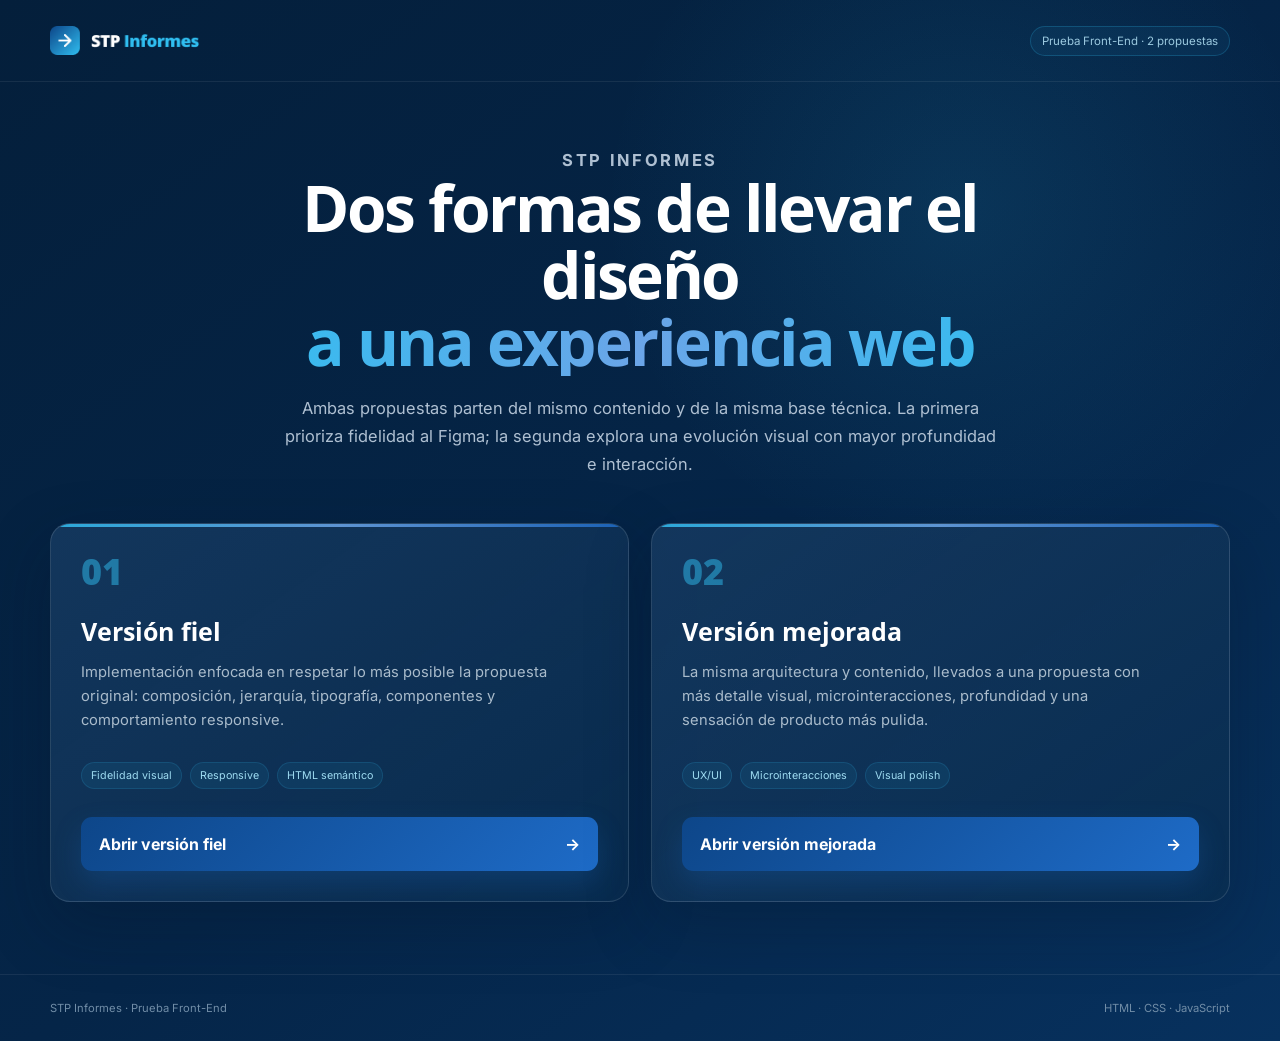
<file: index.html>
<!doctype html>
<html lang="es-MX">
<head>
  <meta charset="utf-8">
  <meta name="viewport" content="width=device-width, initial-scale=1">
  <title>STP Informes | Prueba Front-End</title>
  <meta name="description" content="Comparativa de dos implementaciones front-end de STP Informes: versión fiel al diseño y versión mejorada de experiencia visual.">
  <meta name="theme-color" content="#052548">
  <link rel="icon" href="./assets/icon-stp.webp" type="image/webp">
  <link rel="preconnect" href="https://fonts.googleapis.com">
  <link rel="preconnect" href="https://fonts.gstatic.com" crossorigin>
  <link href="https://fonts.googleapis.com/css2?family=Inter:wght@400;500;600;700&family=Open+Sans:wght@700;800&display=swap" rel="stylesheet">
  <style>
    :root{--navy:#052548;--navy2:#07315e;--blue:#1e6bc7;--blue2:#0d4689;--cyan:#30bef0;--sky:#6ba5e8;--white:#fff;--muted:#9bb0c5;--line:rgba(255,255,255,.12)}
    *{box-sizing:border-box}
    html{scroll-behavior:smooth}
    body{margin:0;min-height:100vh;font-family:Inter,sans-serif;color:#fff;background:radial-gradient(circle at 75% 20%,rgba(48,190,240,.11),transparent 28%),linear-gradient(145deg,#041f3b 0%,#052548 55%,#07315e 100%);-webkit-font-smoothing:antialiased}
    a{color:inherit;text-decoration:none}
    .page{min-height:100vh;display:flex;flex-direction:column}
    header{height:82px;border-bottom:1px solid rgba(255,255,255,.07);display:flex;align-items:center}
    .container{width:min(calc(100% - 40px),1180px);margin:auto}
    .brand{display:flex;align-items:center;justify-content:space-between;gap:20px}
    .brand img{width:150px;height:auto}
    .tag{font-size:.72rem;color:#9bc9df;border:1px solid rgba(48,190,240,.22);background:rgba(48,190,240,.06);padding:7px 11px;border-radius:999px}
    main{flex:1;display:grid;place-items:center;padding:64px 0 72px}
    .intro{max-width:820px;text-align:center;margin:0 auto 45px}
    .eyebrow{font-size:.72rem;font-weight:700;letter-spacing:.16em;color:var(--cyan);margin:0 0 14px}
    h1{font-family:"Open Sans",sans-serif;font-size:clamp(2.2rem,5vw,4.2rem);line-height:1.05;letter-spacing:-.04em;margin:0 0 18px}
    h1 span{display:block;background:linear-gradient(90deg,var(--cyan),var(--sky),var(--cyan));-webkit-background-clip:text;background-clip:text;color:transparent}
    .intro>p{color:#afc0d2;font-size:1.03rem;line-height:1.7;margin:0 auto;max-width:720px}
    .grid{display:grid;grid-template-columns:repeat(2,minmax(0,1fr));gap:22px}
    .card{position:relative;overflow:hidden;min-height:340px;padding:30px;border:1px solid var(--line);border-radius:20px;background:linear-gradient(145deg,rgba(23,59,98,.82),rgba(9,45,79,.76));box-shadow:0 24px 65px rgba(0,18,38,.25);transition:transform .25s ease,border-color .25s ease,box-shadow .25s ease}
    .card:hover{transform:translateY(-5px);border-color:rgba(48,190,240,.34);box-shadow:0 30px 70px rgba(0,18,38,.36)}
    .card:before{content:"";position:absolute;inset:0 auto auto 0;width:100%;height:3px;background:linear-gradient(90deg,var(--cyan),var(--sky),var(--blue));opacity:.85}
    .number{font-family:"Open Sans",sans-serif;color:rgba(48,190,240,.5);font-size:2.25rem;font-weight:800;line-height:1;margin-bottom:24px}
    .card h2{font-family:"Open Sans",sans-serif;font-size:1.55rem;margin:0 0 12px}
    .card p{margin:0 0 30px;color:#a9bbcb;line-height:1.65;font-size:.92rem;max-width:480px}
    .badges{display:flex;gap:8px;flex-wrap:wrap;margin-bottom:28px}
    .badge{font-size:.67rem;padding:6px 9px;border-radius:999px;background:rgba(48,190,240,.08);color:#9edbf1;border:1px solid rgba(48,190,240,.15)}
    .button{display:flex;align-items:center;justify-content:space-between;gap:16px;width:100%;min-height:54px;padding:0 18px;border-radius:11px;font-weight:700;background:linear-gradient(135deg,var(--blue2),var(--blue));box-shadow:0 12px 28px rgba(30,107,199,.24);transition:transform .2s ease,box-shadow .2s ease}
    .button:hover{transform:translateY(-2px);box-shadow:0 16px 34px rgba(30,107,199,.34)}
    .button.secondary{background:rgba(255,255,255,.04);border:1px solid rgba(255,255,255,.2);box-shadow:none}
    .actions{display:grid;grid-template-columns:1fr;gap:10px}
    footer{padding:26px 0;border-top:1px solid rgba(255,255,255,.07);color:#718da7;font-size:.7rem}
    footer .container{display:flex;justify-content:space-between;gap:20px;align-items:center}
    :focus-visible{outline:3px solid var(--cyan);outline-offset:4px}
    @media(max-width:760px){header{height:72px}.tag{display:none}main{padding:48px 0 56px}.grid{grid-template-columns:1fr}.card{min-height:auto;padding:25px}.intro{margin-bottom:32px}footer .container{align-items:flex-start;flex-direction:column}}
  </style>
</head>
<body>
  <div class="page">
    <header>
      <div class="container brand">
        <img src="./assets/stp-informes-logo.png" alt="STP Informes">
        <span class="tag">Prueba Front-End · 2 propuestas</span>
      </div>
    </header>
    <main>
      <div class="container">
        <section class="intro" aria-labelledby="selector-title">
          <p class="eyebrow">STP INFORMES</p>
          <h1 id="selector-title">Dos formas de llevar el diseño <span>a una experiencia web</span></h1>
          <p>Ambas propuestas parten del mismo contenido y de la misma base técnica. La primera prioriza fidelidad al Figma; la segunda explora una evolución visual con mayor profundidad e interacción.</p>
        </section>
        <section class="grid" aria-label="Selecciona una versión">
          <article class="card">
            <div class="number">01</div>
            <h2>Versión fiel</h2>
            <p>Implementación enfocada en respetar lo más posible la propuesta original: composición, jerarquía, tipografía, componentes y comportamiento responsive.</p>
            <div class="badges"><span class="badge">Fidelidad visual</span><span class="badge">Responsive</span><span class="badge">HTML semántico</span></div>
            <div class="actions"><a class="button" href="./version-fiel/">Abrir versión fiel <span aria-hidden="true">→</span></a></div>
          </article>
          <article class="card">
            <div class="number">02</div>
            <h2>Versión mejorada</h2>
            <p>La misma arquitectura y contenido, llevados a una propuesta con más detalle visual, microinteracciones, profundidad y una sensación de producto más pulida.</p>
            <div class="badges"><span class="badge">UX/UI</span><span class="badge">Microinteracciones</span><span class="badge">Visual polish</span></div>
            <div class="actions"><a class="button" href="./version-mejorada/">Abrir versión mejorada <span aria-hidden="true">→</span></a></div>
          </article>
        </section>
      </div>
    </main>
    <footer><div class="container"><span>STP Informes · Prueba Front-End</span><span>HTML · CSS · JavaScript</span></div></footer>
  </div>
</body>
</html>
</file>
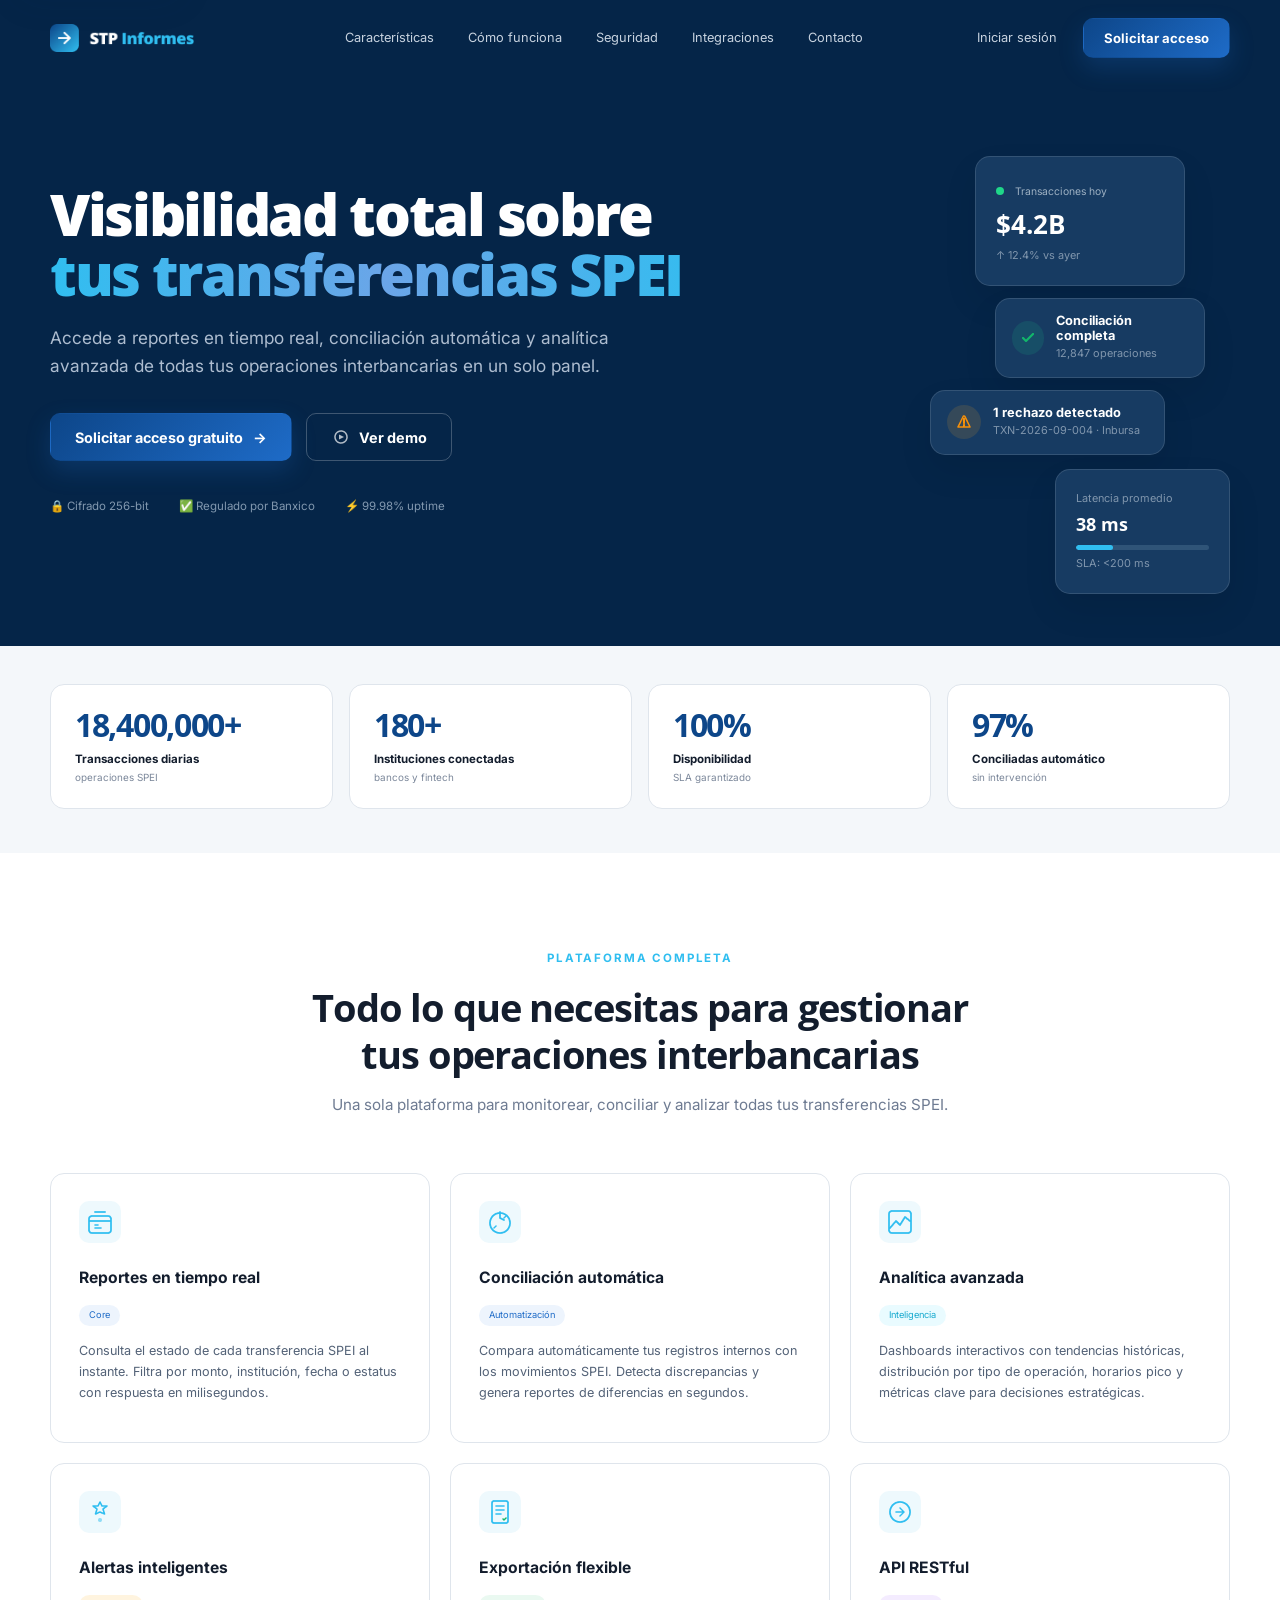
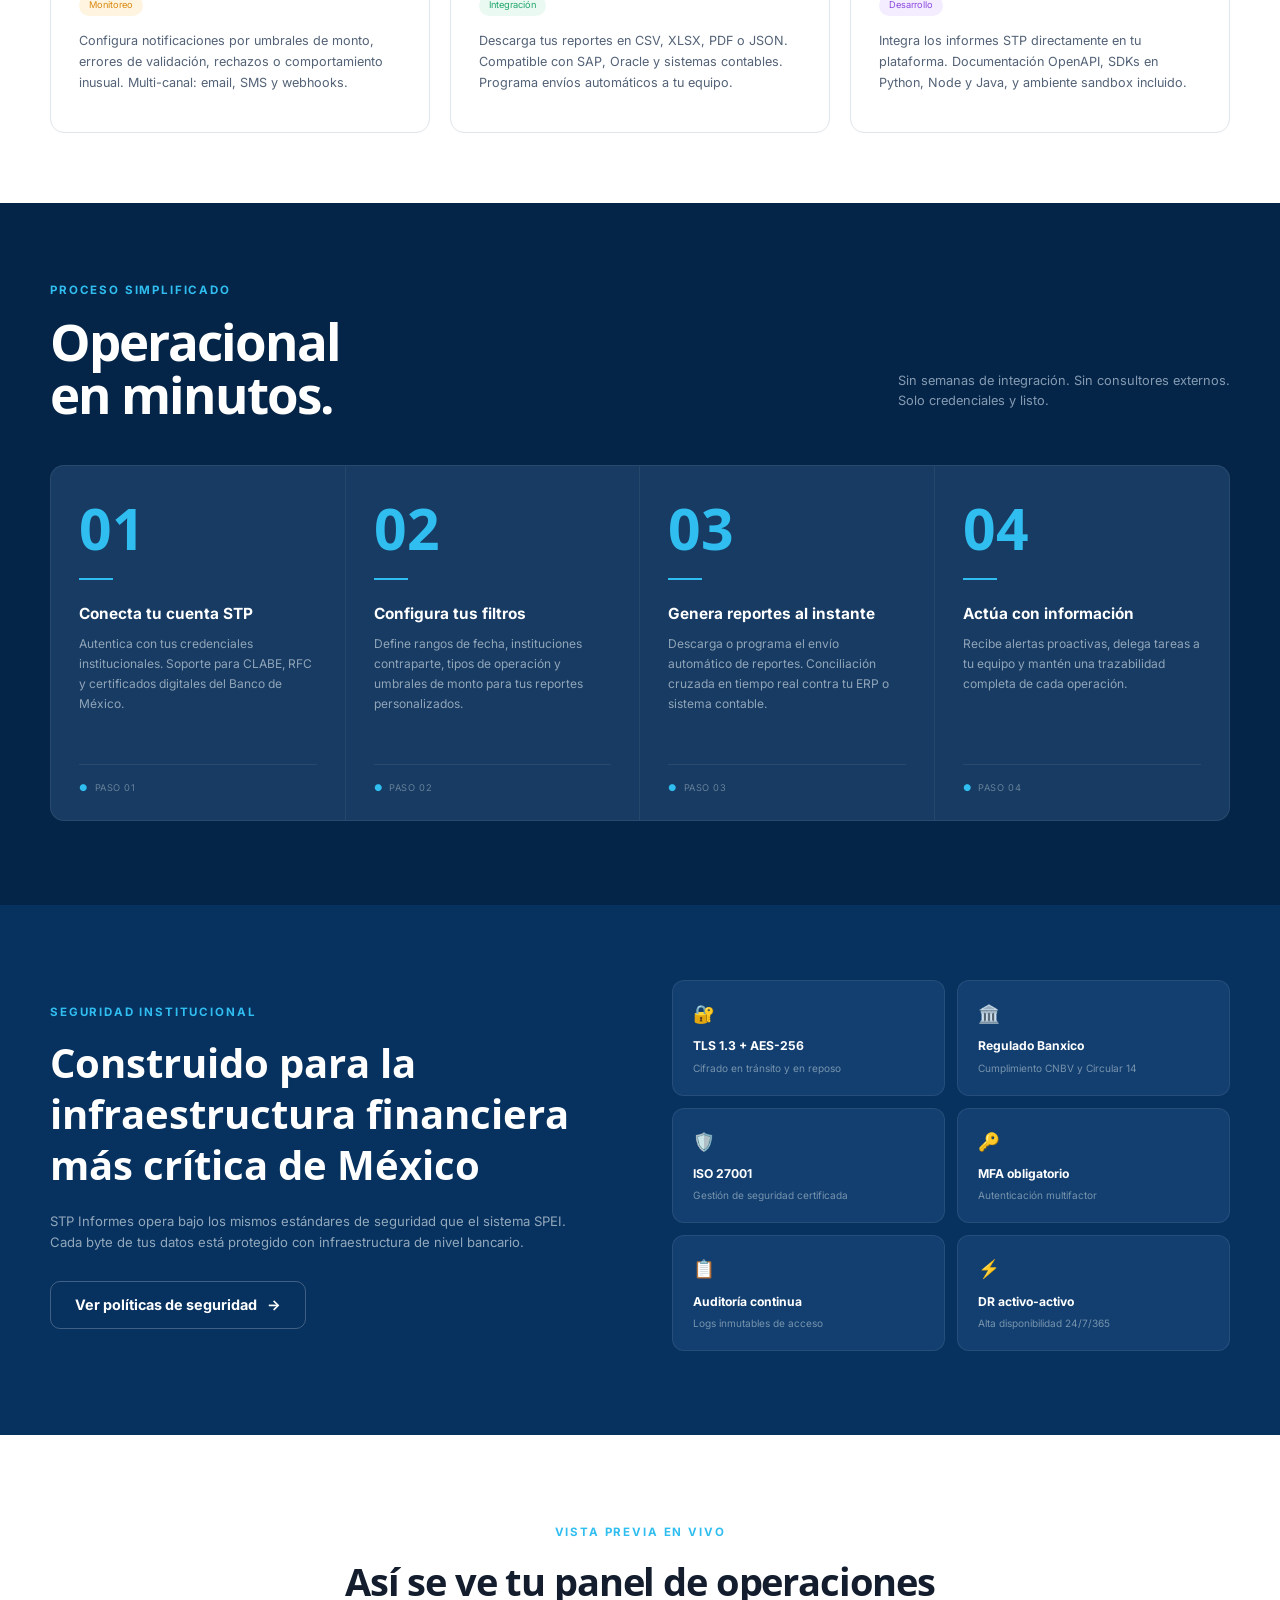
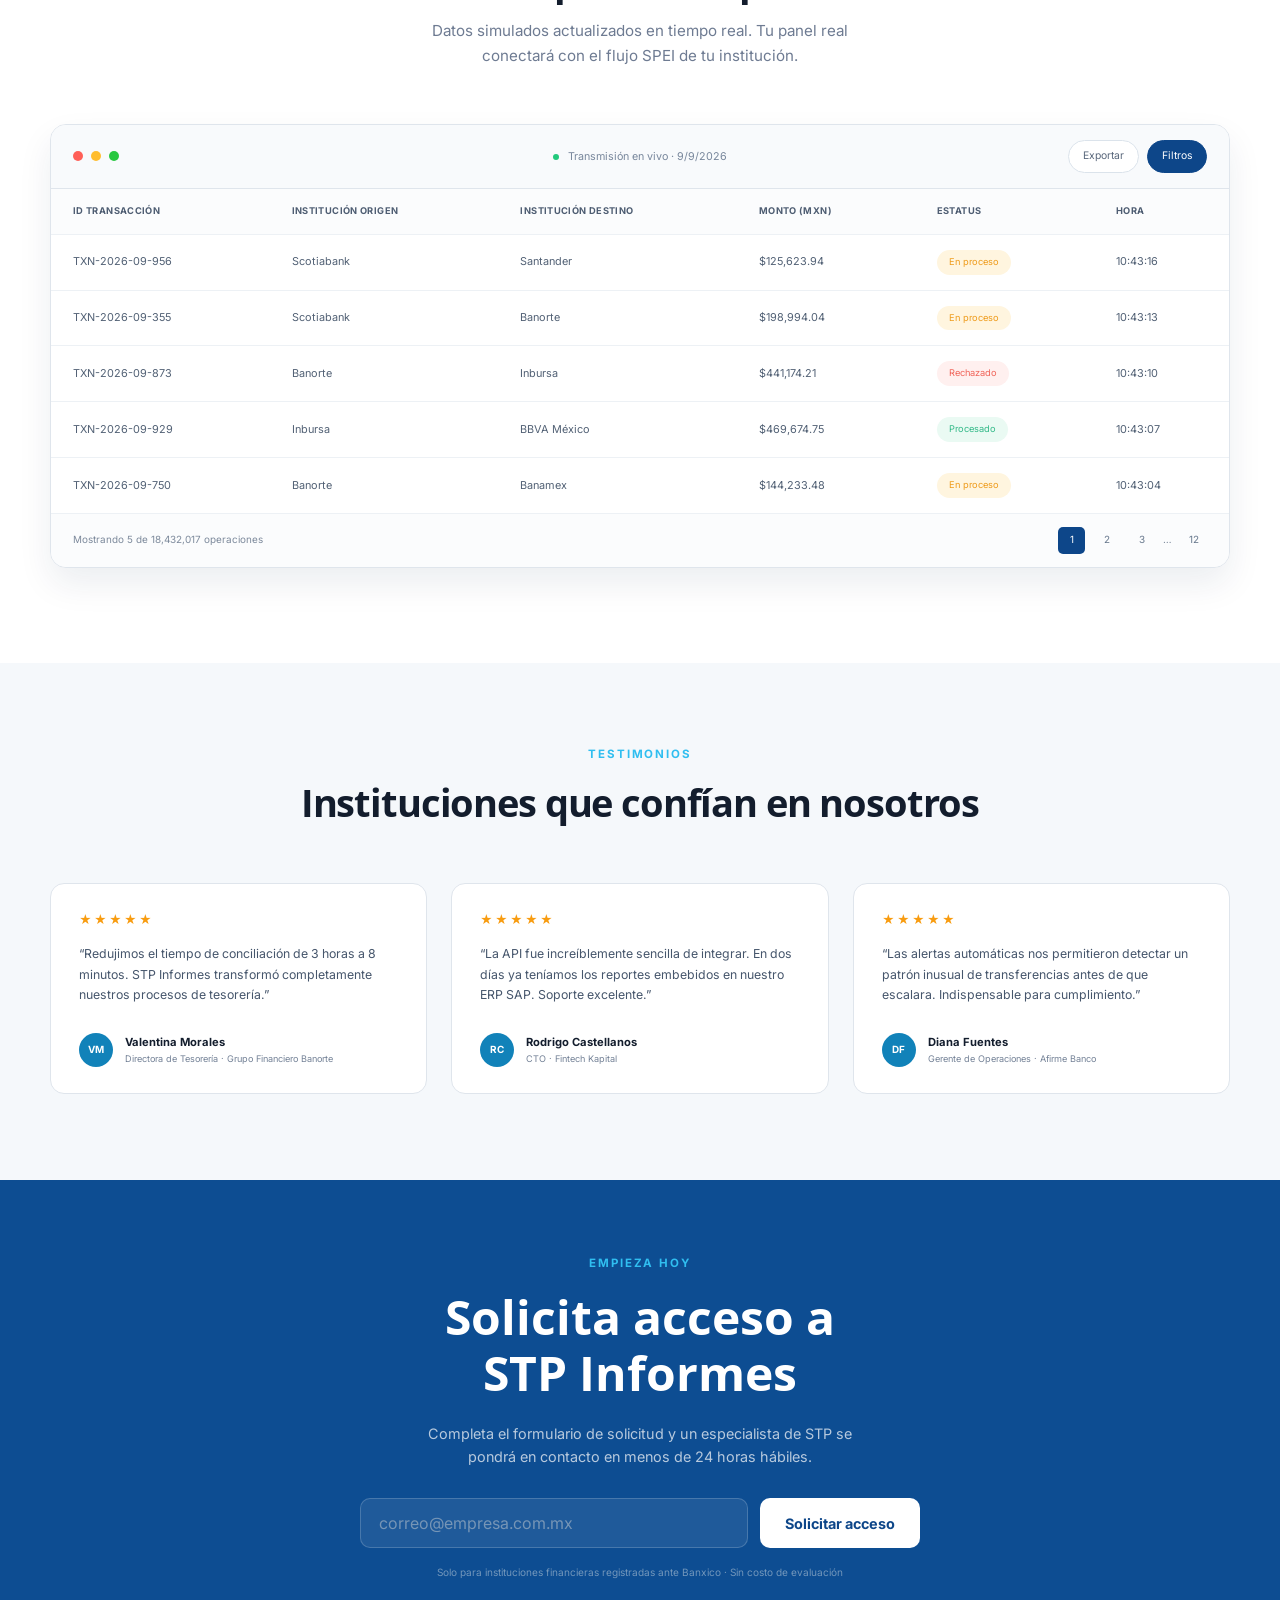
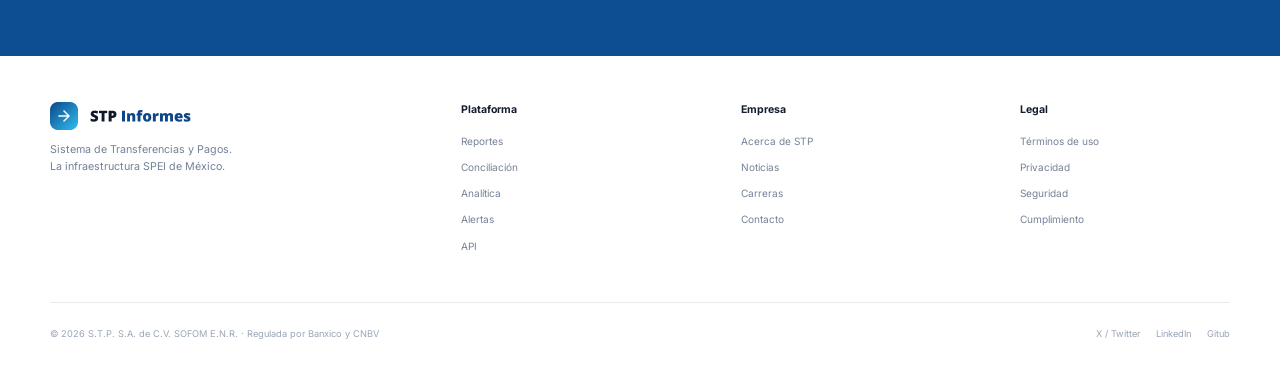
<file: version-fiel/index.html>
<!doctype html>
<html lang="es-MX">
<head>
  <meta charset="utf-8">
  <meta name="viewport" content="width=device-width, initial-scale=1">
  <title>STP Informes | Visibilidad total sobre tus transferencias SPEI</title>
  <meta name="description" content="STP Informes centraliza reportes en tiempo real, conciliación automática y analítica de transferencias SPEI en una sola plataforma.">
  <meta name="theme-color" content="#052548">
  <link rel="icon" href="../assets/icon-stp.webp" type="image/webp">
  <link rel="preconnect" href="https://fonts.googleapis.com">
  <link rel="preconnect" href="https://fonts.gstatic.com" crossorigin>
  <link href="https://fonts.googleapis.com/css2?family=Inter:wght@400;500;600;700&family=Open+Sans:wght@700;800&display=swap" rel="stylesheet">
  <link rel="stylesheet" href="./styles.css">
  <script src="./script.js" defer></script>
</head>
<body>
  <a class="skip-link" href="#contenido">Saltar al contenido</a>

  <header class="site-header" id="inicio">
    <div class="container nav-wrap">
      <a class="brand" href="#inicio" aria-label="STP Informes, inicio">
        <img src="../assets/stp-informes-logo.png" alt="STP Informes" width="161" height="32">
      </a>

      <button class="menu-toggle" type="button" aria-expanded="false" aria-controls="main-nav" aria-label="Abrir menú">
        <span></span><span></span><span></span>
      </button>

      <nav class="main-nav" id="main-nav" aria-label="Navegación principal">
        <a href="#caracteristicas">Características</a>
        <a href="#como-funciona">Cómo funciona</a>
        <a href="#seguridad">Seguridad</a>
        <a href="#integraciones">Integraciones</a>
        <a href="#contacto">Contacto</a>
      </nav>

      <div class="nav-actions">
        <a class="login-link" href="#contacto">Iniciar sesión</a>
        <a class="button button-small" href="#contacto">Solicitar acceso</a>
      </div>
    </div>
  </header>

  <main id="contenido">
    <section class="hero section-dark" aria-labelledby="hero-title">
      <div class="container hero-grid">
        <div class="hero-copy reveal">
          <h1 id="hero-title">Visibilidad total sobre <span>tus transferencias SPEI</span></h1>
          <p>Accede a reportes en tiempo real, conciliación automática y analítica avanzada de todas tus operaciones interbancarias en un solo panel.</p>
          <div class="hero-actions">
            <a class="button button-primary" href="#contacto">Solicitar acceso gratuito <span aria-hidden="true">→</span></a>
            <button class="button button-ghost" type="button" data-scroll-to="#demo">
              <span class="play-icon" aria-hidden="true">
                <img src="../assets/play.png" alt="Demo">
              </span> Ver demo
            </button>
          </div>
          <ul class="trust-row" aria-label="Atributos de la plataforma">
            <li><span aria-hidden="true">🔒</span> Cifrado 256-bit</li>
            <li><span aria-hidden="true">✅</span> Regulado por Banxico</li>
            <li><span aria-hidden="true">⚡</span> 99.98% uptime</li>
          </ul>
        </div>

        <div class="hero-visual reveal" aria-label="Indicadores operativos simulados">
          <article class="float-card float-a">
            <span class="eyebrow-dot"><i></i> Transacciones hoy</span>
            <strong>$4.2B</strong>
            <small>↑ 12.4% vs ayer</small>
          </article>
          <article class="float-card float-b compact">
            <span class="status-icon success">
              <img src="../assets/check.png" alt="Conciliacion completa">
            </span>
            <div><strong>Conciliación completa</strong><small>12,847 operaciones</small></div>
          </article>
          <article class="float-card float-c compact">
            <span class="status-icon warning">
              <img src="../assets/warning.png" alt="Rechazo detectado">
            </span>
            <div><strong>1 rechazo detectado</strong><small>TXN-2026-09-004 · Inbursa</small></div>
          </article>
          <article class="float-card float-d latency-card">
            <small>Latencia promedio</small>
            <strong>38 ms</strong>
            <span class="latency-line"><i></i></span>
            <small>SLA: &lt;200 ms</small>
          </article>
        </div>
      </div>
    </section>

    <section class="stats" aria-label="Métricas de operación">
      <div class="container stats-grid">
        <article class="metric reveal"><strong data-counter="18400000" data-suffix="+">18,400,000+</strong><span>Transacciones diarias</span><small>operaciones SPEI</small></article>
        <article class="metric reveal"><strong data-counter="180" data-suffix="+">180+</strong><span>Instituciones conectadas</span><small>bancos y fintech</small></article>
        <article class="metric reveal"><strong data-counter="100" data-suffix="%">100%</strong><span>Disponibilidad</span><small>SLA garantizado</small></article>
        <article class="metric reveal"><strong data-counter="97" data-suffix="%">97%</strong><span>Conciliadas automático</span><small>sin intervención</small></article>
      </div>
    </section>

    <section class="features" id="caracteristicas" aria-labelledby="features-title">
      <div class="container">
        <div class="section-heading centered reveal">
          <p class="kicker">PLATAFORMA COMPLETA</p>
          <h2 id="features-title">Todo lo que necesitas para gestionar<br>tus operaciones interbancarias</h2>
          <p>Una sola plataforma para monitorear, conciliar y analizar todas tus transferencias SPEI.</p>
        </div>

        <div class="feature-grid">
          <article class="feature-card reveal">
            <div class="feature-icon" aria-hidden="true">
              <img src="../assets/Reportes.png" alt="Reportes en tiempo real">
            </div>
            <h3>Reportes en tiempo real</h3>
            <span class="chip chip-blue">Core</span>
            <p>Consulta el estado de cada transferencia SPEI al instante. Filtra por monto, institución, fecha o estatus con respuesta en milisegundos.</p>
          </article>
          <article class="feature-card reveal">
            <div class="feature-icon" aria-hidden="true">
              <img src="../assets/Conciliacion.png" alt="Conciliacion automatica">
            </div>
            <h3>Conciliación automática</h3>
            <span class="chip chip-blue">Automatización</span>
            <p>Compara automáticamente tus registros internos con los movimientos SPEI. Detecta discrepancias y genera reportes de diferencias en segundos.</p>
          </article>
          <article class="feature-card reveal">
            <div class="feature-icon" aria-hidden="true">
              <img src="../assets/Analitica.png" alt="Analitica avanzada">
            </div>
            <h3>Analítica avanzada</h3>
            <span class="chip chip-cyan">Inteligencia</span>
            <p>Dashboards interactivos con tendencias históricas, distribución por tipo de operación, horarios pico y métricas clave para decisiones estratégicas.</p>
          </article>
          <article class="feature-card reveal">
            <div class="feature-icon" aria-hidden="true">
              <img src="../assets/Alertas.png" alt="Alertas inteligentes">
            </div>
            <h3>Alertas inteligentes</h3>
            <span class="chip chip-orange">Monitoreo</span>
            <p>Configura notificaciones por umbrales de monto, errores de validación, rechazos o comportamiento inusual. Multi-canal: email, SMS y webhooks.</p>
          </article>
          <article class="feature-card reveal">
            <div class="feature-icon" aria-hidden="true">
              <img src="../assets/Exportacion.png" alt="Exportacion flexible">
            </div>
            <h3>Exportación flexible</h3>
            <span class="chip chip-green">Integración</span>
            <p>Descarga tus reportes en CSV, XLSX, PDF o JSON. Compatible con SAP, Oracle y sistemas contables. Programa envíos automáticos a tu equipo.</p>
          </article>
          <article class="feature-card reveal" id="integraciones">
            <div class="feature-icon" aria-hidden="true">
              <img src="../assets/Api.png" alt="API Restful">
            </div>
            <h3>API RESTful</h3>
            <span class="chip chip-purple">Desarrollo</span>
            <p>Integra los informes STP directamente en tu plataforma. Documentación OpenAPI, SDKs en Python, Node y Java, y ambiente sandbox incluido.</p>
          </article>
        </div>
      </div>
    </section>

    <section class="how section-dark" id="como-funciona" aria-labelledby="how-title">
      <div class="container">
        <div class="how-top reveal">
          <div>
            <p class="kicker">PROCESO SIMPLIFICADO</p>
            <h2 id="how-title">Operacional<br>en minutos.</h2>
          </div>
          <p>Sin semanas de integración. Sin consultores externos.<br>Solo credenciales y listo.</p>
        </div>

        <div class="steps-grid">
          <article class="step reveal"><strong>01</strong><i></i><h3>Conecta tu cuenta STP</h3><p>Autentica con tus credenciales institucionales. Soporte para CLABE, RFC y certificados digitales del Banco de México.</p><small>● &nbsp;PASO 01</small></article>
          <article class="step reveal"><strong>02</strong><i></i><h3>Configura tus filtros</h3><p>Define rangos de fecha, instituciones contraparte, tipos de operación y umbrales de monto para tus reportes personalizados.</p><small>● &nbsp;PASO 02</small></article>
          <article class="step reveal"><strong>03</strong><i></i><h3>Genera reportes al instante</h3><p>Descarga o programa el envío automático de reportes. Conciliación cruzada en tiempo real contra tu ERP o sistema contable.</p><small>● &nbsp;PASO 03</small></article>
          <article class="step reveal"><strong>04</strong><i></i><h3>Actúa con información</h3><p>Recibe alertas proactivas, delega tareas a tu equipo y mantén una trazabilidad completa de cada operación.</p><small>● &nbsp;PASO 04</small></article>
        </div>
      </div>
    </section>

    <section class="security section-dark" id="seguridad" aria-labelledby="security-title">
      <div class="container security-grid">
        <div class="security-copy reveal">
          <p class="kicker">SEGURIDAD INSTITUCIONAL</p>
          <h2 id="security-title">Construido para la infraestructura financiera más crítica de México</h2>
          <p>STP Informes opera bajo los mismos estándares de seguridad que el sistema SPEI. Cada byte de tus datos está protegido con infraestructura de nivel bancario.</p>
          <a class="button button-ghost" href="#contacto">Ver políticas de seguridad <span aria-hidden="true">→</span></a>
        </div>
        <div class="security-cards">
          <article class="security-card reveal"><span aria-hidden="true">🔐</span><h3>TLS 1.3 + AES-256</h3><p>Cifrado en tránsito y en reposo</p></article>
          <article class="security-card reveal"><span aria-hidden="true">🏛️</span><h3>Regulado Banxico</h3><p>Cumplimiento CNBV y Circular 14</p></article>
          <article class="security-card reveal"><span aria-hidden="true">🛡️</span><h3>ISO 27001</h3><p>Gestión de seguridad certificada</p></article>
          <article class="security-card reveal"><span aria-hidden="true">🔑</span><h3>MFA obligatorio</h3><p>Autenticación multifactor</p></article>
          <article class="security-card reveal"><span aria-hidden="true">📋</span><h3>Auditoría continua</h3><p>Logs inmutables de acceso</p></article>
          <article class="security-card reveal"><span aria-hidden="true">⚡</span><h3>DR activo-activo</h3><p>Alta disponibilidad 24/7/365</p></article>
        </div>
      </div>
    </section>

    <section class="demo" id="demo" aria-labelledby="demo-title">
      <div class="container">
        <div class="section-heading centered reveal">
          <p class="kicker">VISTA PREVIA EN VIVO</p>
          <h2 id="demo-title">Así se ve tu panel de operaciones</h2>
          <p>Datos simulados actualizados en tiempo real. Tu panel real<br>conectará con el flujo SPEI de tu institución.</p>
        </div>

        <div class="dashboard reveal" role="region" aria-label="Vista previa del panel de transacciones" tabindex="0">
          <div class="dashboard-toolbar">
            <div class="window-dots" aria-hidden="true"><i></i><i></i><i></i></div>
            <span class="live-label"><i></i> Transmisión en vivo · <span id="live-date">9/9/2026</span></span>
            <div class="toolbar-actions"><button type="button">Exportar</button><button type="button" class="filter-btn">Filtros</button></div>
          </div>
          <div class="table-wrap">
            <table>
              <caption class="sr-only">Transacciones SPEI simuladas</caption>
              <thead><tr><th>ID transacción</th><th>Institución origen</th><th>Institución destino</th><th>Monto (MXN)</th><th>Estatus</th><th>Hora</th></tr></thead>
              <tbody id="transaction-body">
                <tr><td>TXN-2026-09-956</td><td>Scotiabank</td><td>Santander</td><td>$125,623.94</td><td><span class="status pending">En proceso</span></td><td>10:43:16</td></tr>
                <tr><td>TXN-2026-09-355</td><td>Scotiabank</td><td>Banorte</td><td>$198,994.04</td><td><span class="status pending">En proceso</span></td><td>10:43:13</td></tr>
                <tr><td>TXN-2026-09-873</td><td>Banorte</td><td>Inbursa</td><td>$441,174.21</td><td><span class="status rejected">Rechazado</span></td><td>10:43:10</td></tr>
                <tr><td>TXN-2026-09-929</td><td>Inbursa</td><td>BBVA México</td><td>$469,674.75</td><td><span class="status processed">Procesado</span></td><td>10:43:07</td></tr>
                <tr><td>TXN-2026-09-750</td><td>Banorte</td><td>Banamex</td><td>$144,233.48</td><td><span class="status pending">En proceso</span></td><td>10:43:04</td></tr>
              </tbody>
            </table>
          </div>
          <div class="dashboard-footer"><span>Mostrando 5 de 18,432,017 operaciones</span><nav aria-label="Paginación"><button class="active" type="button">1</button><button type="button">2</button><button type="button">3</button><span>…</span><button type="button">12</button></nav></div>
        </div>
      </div>
    </section>

    <section class="testimonials" aria-labelledby="testimonials-title">
      <div class="container">
        <div class="section-heading centered reveal">
          <p class="kicker">TESTIMONIOS</p>
          <h2 id="testimonials-title">Instituciones que confían en nosotros</h2>
        </div>
        <div class="testimonial-grid">
          <article class="testimonial reveal"><div class="stars" aria-label="5 de 5 estrellas">★★★★★</div><blockquote>“Redujimos el tiempo de conciliación de 3 horas a 8 minutos. STP Informes transformó completamente nuestros procesos de tesorería.”</blockquote><footer><span class="avatar">VM</span><div><strong>Valentina Morales</strong><small>Directora de Tesorería · Grupo Financiero Banorte</small></div></footer></article>
          <article class="testimonial reveal"><div class="stars" aria-label="5 de 5 estrellas">★★★★★</div><blockquote>“La API fue increíblemente sencilla de integrar. En dos días ya teníamos los reportes embebidos en nuestro ERP SAP. Soporte excelente.”</blockquote><footer><span class="avatar">RC</span><div><strong>Rodrigo Castellanos</strong><small>CTO · Fintech Kapital</small></div></footer></article>
          <article class="testimonial reveal"><div class="stars" aria-label="5 de 5 estrellas">★★★★★</div><blockquote>“Las alertas automáticas nos permitieron detectar un patrón inusual de transferencias antes de que escalara. Indispensable para cumplimiento.”</blockquote><footer><span class="avatar">DF</span><div><strong>Diana Fuentes</strong><small>Gerente de Operaciones · Afirme Banco</small></div></footer></article>
        </div>
      </div>
    </section>

    <section class="cta" id="contacto" aria-labelledby="cta-title">
      <div class="container cta-inner reveal">
        <p class="kicker">EMPIEZA HOY</p>
        <h2 id="cta-title">Solicita acceso a<br>STP Informes</h2>
        <p>Completa el formulario de solicitud y un especialista de STP se<br>pondrá en contacto en menos de 24 horas hábiles.</p>
        <form class="access-form" novalidate>
          <div class="field-wrap">
            <label class="sr-only" for="email">Correo empresarial</label>
            <input id="email" name="email" type="email" autocomplete="email" placeholder="correo@empresa.com.mx" required aria-describedby="form-message">
          </div>
          <button class="button button-light" type="submit">Solicitar acceso</button>
        </form>
        <p class="form-message" id="form-message" aria-live="polite">Solo para instituciones financieras registradas ante Banxico · Sin costo de evaluación</p>
      </div>
    </section>
  </main>

  <footer class="site-footer">
    <div class="container footer-grid">
      <div class="footer-brand">
          <a href="#inicio">
              <img src="../assets/stp-informes-logo-black.png" alt="STP Informes - Sistema de Transferencias y Pagos" class="brand-img">
          </a>
          <p>
            Sistema de Transferencias y Pagos.<br>
            La infraestructura SPEI de México.
          </p>
      </div>
      <div><h2>Plataforma</h2><a href="#caracteristicas">Reportes</a><a href="#caracteristicas">Conciliación</a><a href="#caracteristicas">Analítica</a><a href="#caracteristicas">Alertas</a><a href="#integraciones">API</a></div>
      <div><h2>Empresa</h2><a href="https://www.stp.mx/" target="_blank" rel="noopener noreferrer">Acerca de STP</a><a href="https://stp.mx/blog">Noticias</a><a href="https://stp.mx/es/sobre-stp">Carreras</a><a href="#contacto">Contacto</a></div>
      <div><h2>Legal</h2><a target="_blank" href="https://stp.mx/terminos-y-condiciones-stp">Términos de uso</a><a target="_blank" href="https://stp.mx/aviso-de-privacidad-clientes">Privacidad</a><a href="#seguridad">Seguridad</a><a href="#seguridad">Cumplimiento</a></div>
    </div>
    <div class="container footer-bottom">
      <p>© 2026 S.T.P. S.A. de C.V. SOFOM E.N.R. · Regulada por Banxico y CNBV</p>
      <div><a href="https://x.com/stpfintech?lang=es" target="_blank" rel="noopener noreferrer">X / Twitter</a><a href="https://www.linkedin.com/company/stpfintech/home/" target="_blank" rel="noopener noreferrer">LinkedIn</a>Gitub</div>
    </div>
  </footer>
</body>
</html>
</file>
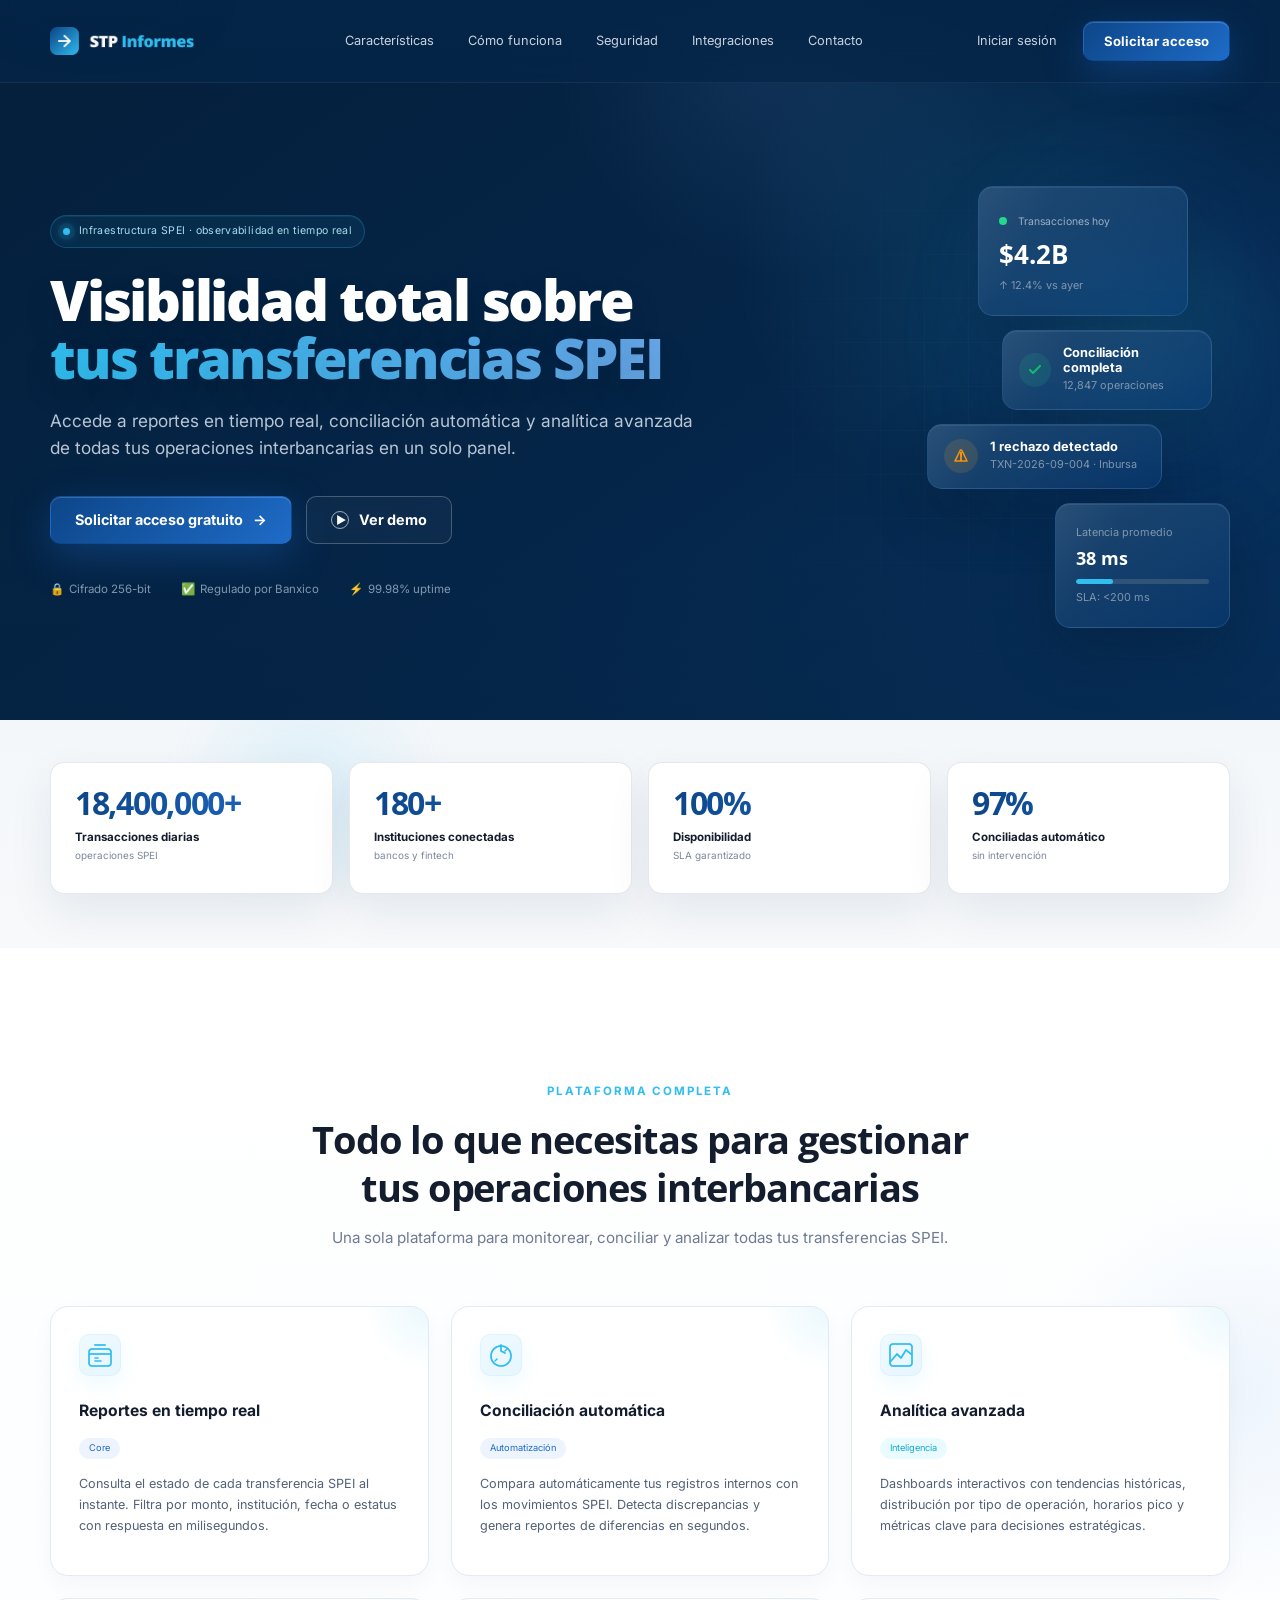
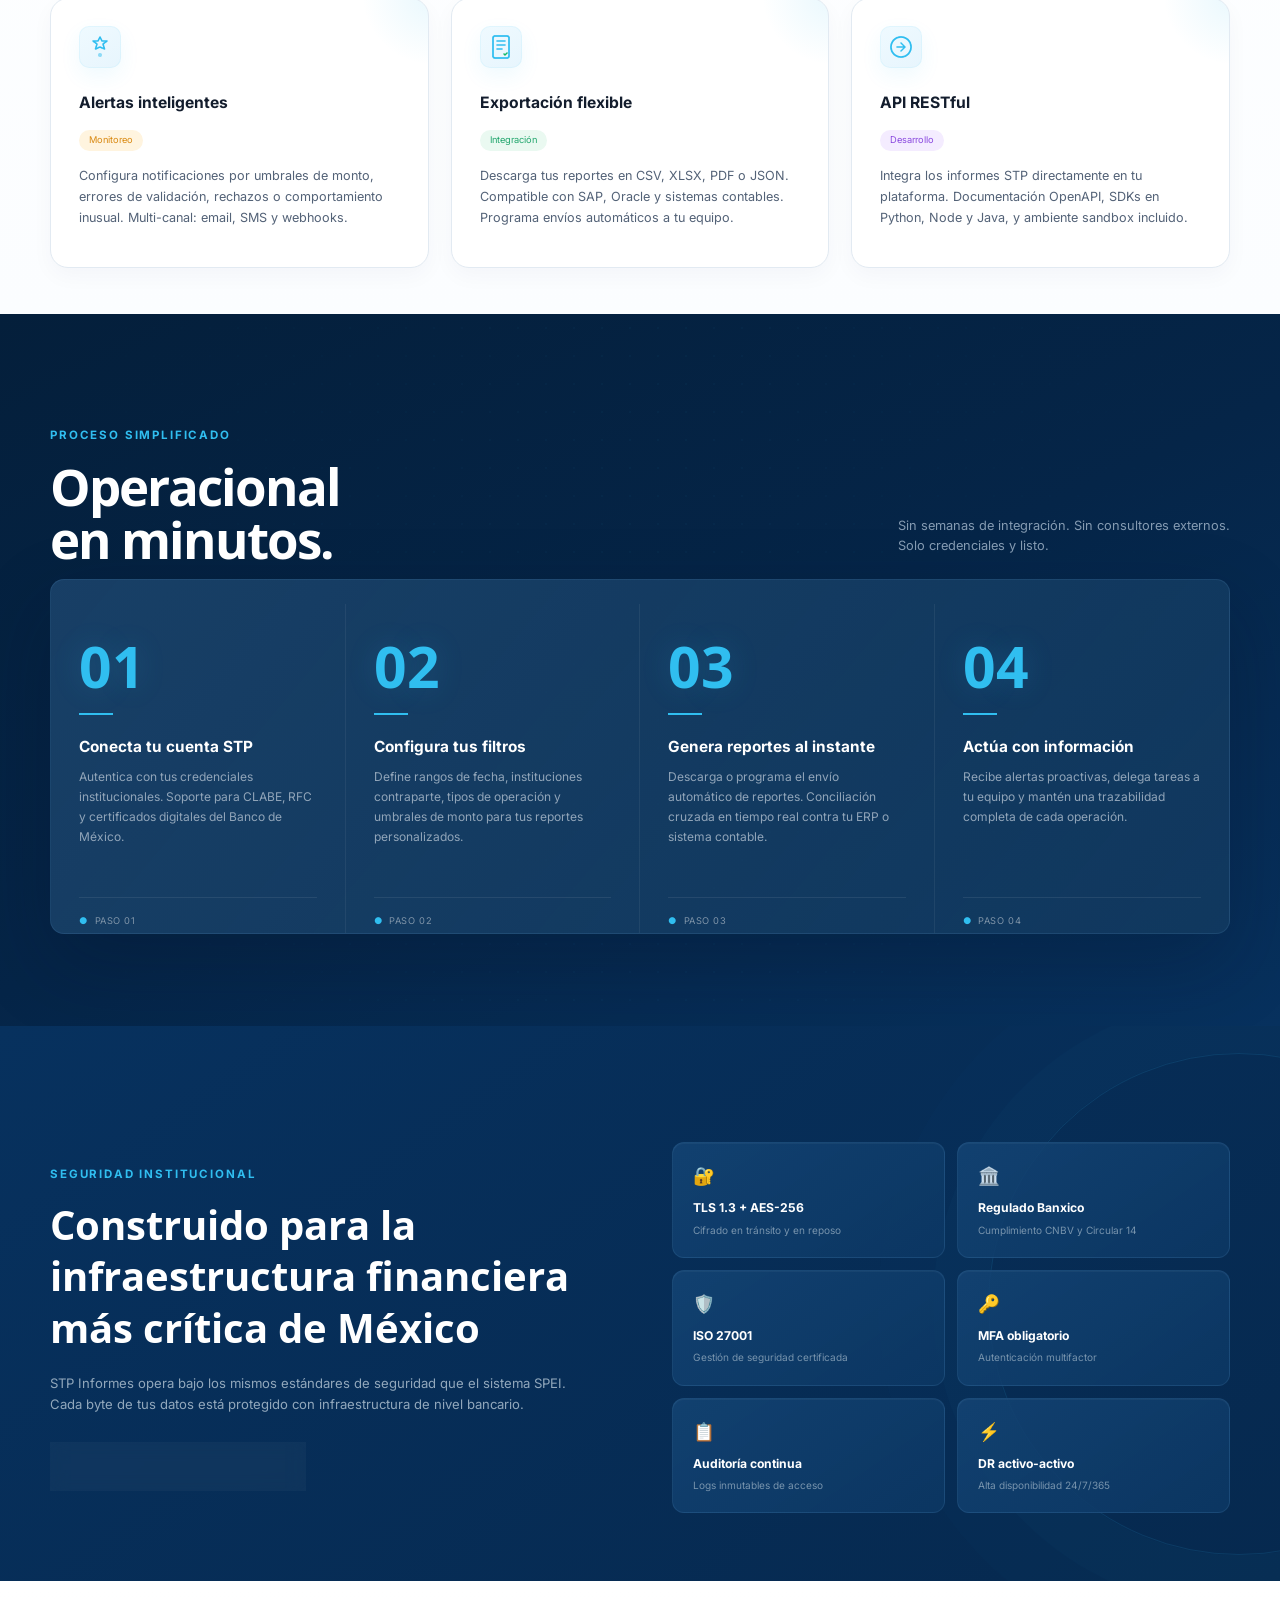
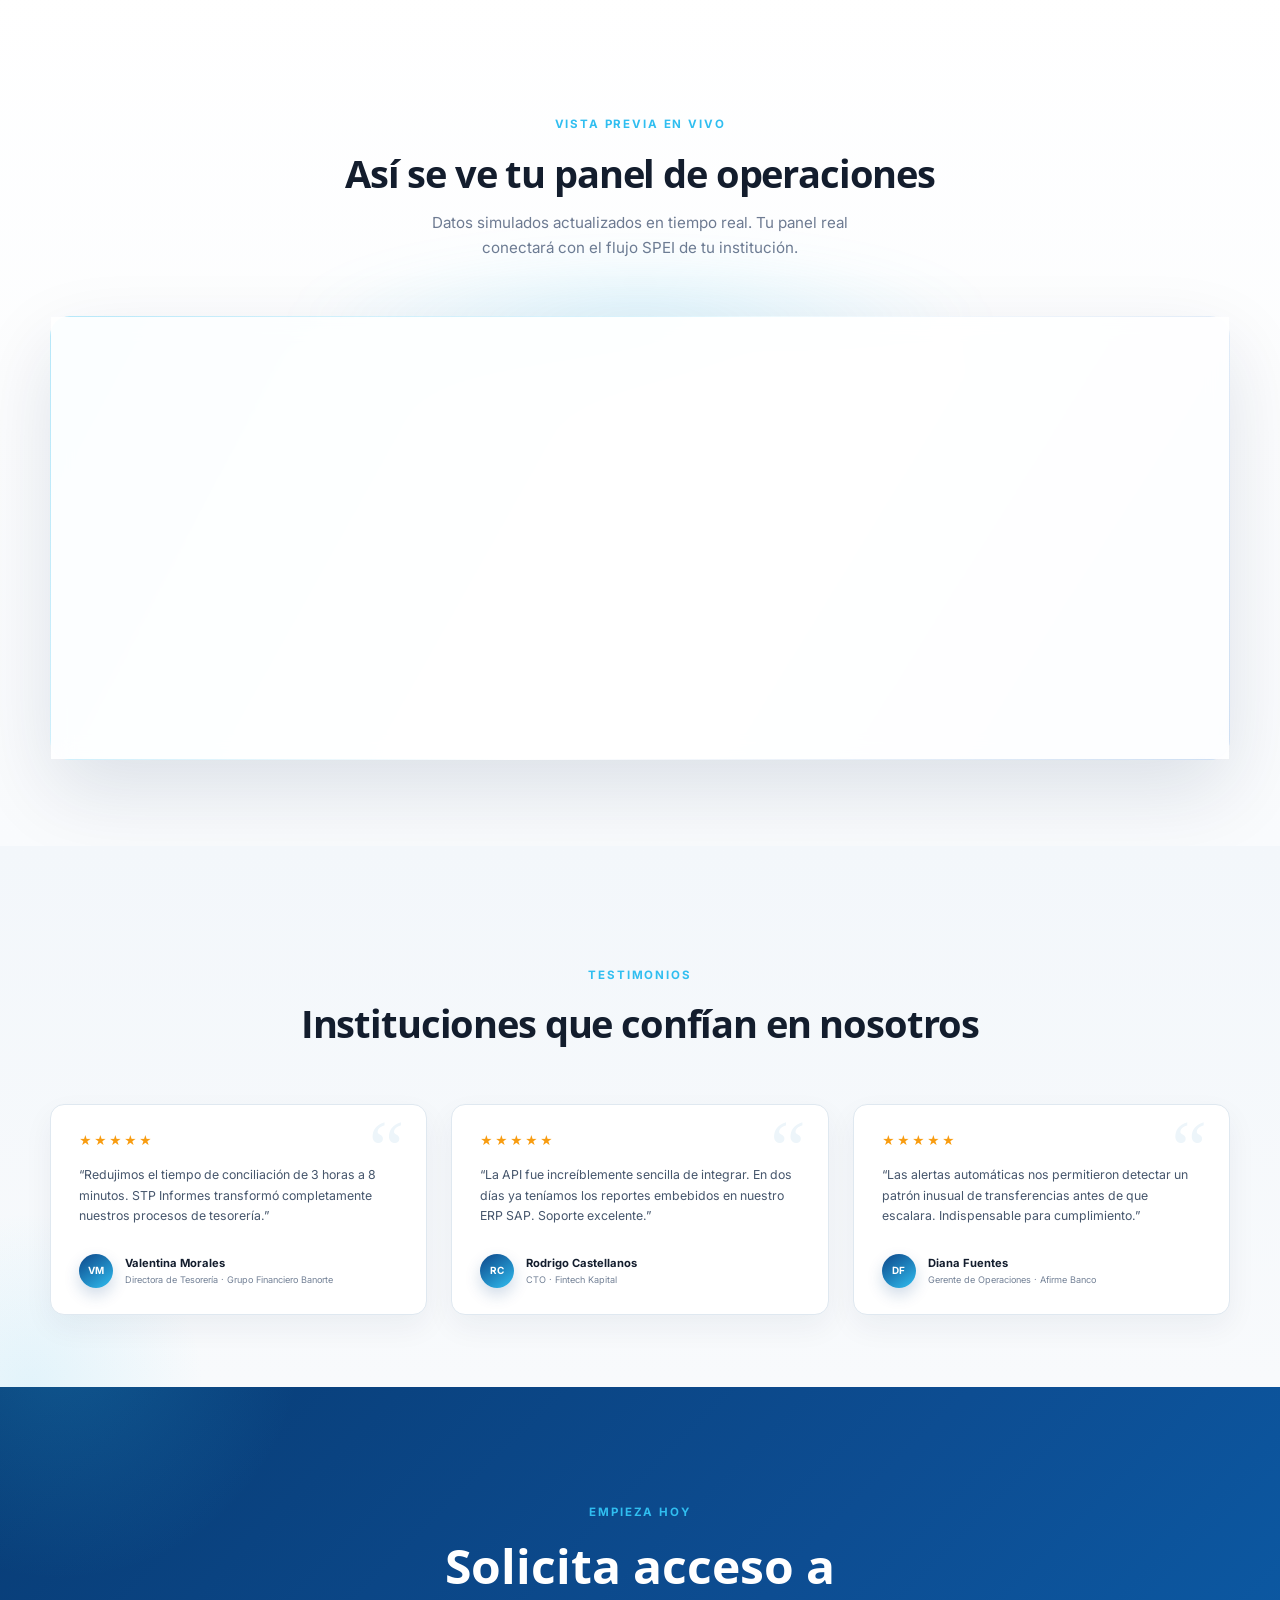
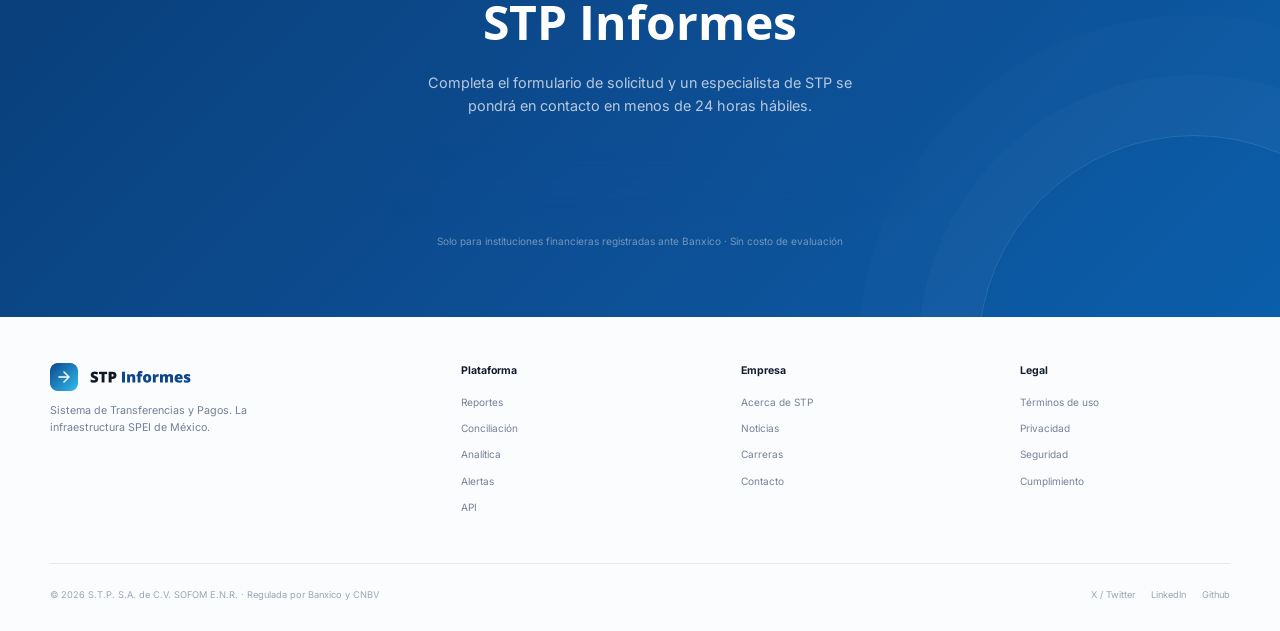
<file: version-mejorada/index.html>
<!doctype html>
<html lang="es-MX">
<head>
  <meta charset="utf-8">
  <meta name="viewport" content="width=device-width, initial-scale=1">
  <title>STP Informes | Visibilidad total sobre tus transferencias SPEI</title>
  <meta name="description" content="STP Informes centraliza reportes en tiempo real, conciliación automática y analítica de transferencias SPEI en una sola plataforma.">
  <meta name="theme-color" content="#052548">
  <link rel="icon" href="../assets/icon-stp.webp" type="image/webp">
  <link rel="preconnect" href="https://fonts.googleapis.com">
  <link rel="preconnect" href="https://fonts.gstatic.com" crossorigin>
  <link href="https://fonts.googleapis.com/css2?family=Inter:wght@400;500;600;700&family=Open+Sans:wght@700;800&display=swap" rel="stylesheet">
  <link rel="stylesheet" href="./styles.css">
  <script src="./script.js" defer></script>
</head>
<body class="enhanced">
  <a class="skip-link" href="#contenido">Saltar al contenido</a>

  <div class="scroll-progress" aria-hidden="true"><i></i></div>
  <header class="site-header" id="inicio">
    <div class="container nav-wrap">
      <a class="brand" href="#inicio" aria-label="STP Informes, inicio">
        <img src="../assets/stp-informes-logo.png" alt="STP Informes" width="161" height="32">
      </a>

      <button class="menu-toggle" type="button" aria-expanded="false" aria-controls="main-nav" aria-label="Abrir menú">
        <span></span><span></span><span></span>
      </button>

      <nav class="main-nav" id="main-nav" aria-label="Navegación principal">
        <a href="#caracteristicas">Características</a>
        <a href="#como-funciona">Cómo funciona</a>
        <a href="#seguridad">Seguridad</a>
        <a href="#integraciones">Integraciones</a>
        <a href="#contacto">Contacto</a>
      </nav>

      <div class="nav-actions">
        <a class="login-link" href="#contacto">Iniciar sesión</a>
        <a class="button button-small" href="#contacto">Solicitar acceso</a>
      </div>
    </div>
  </header>

  <main id="contenido">
    <section class="hero section-dark" aria-labelledby="hero-title">
      <div class="hero-aurora" aria-hidden="true"></div>
      <div class="container hero-grid">
        <div class="hero-grid-lines" aria-hidden="true"></div>
        <div class="hero-copy reveal">
          <div class="hero-badge"><span></span> Infraestructura SPEI · observabilidad en tiempo real</div>
          <h1 id="hero-title">Visibilidad total sobre <span>tus transferencias SPEI</span></h1>
          <p>Accede a reportes en tiempo real, conciliación automática y analítica avanzada de todas tus operaciones interbancarias en un solo panel.</p>
          <div class="hero-actions">
            <a class="button button-primary" href="#contacto">Solicitar acceso gratuito <span aria-hidden="true">→</span></a>
            <button class="button button-ghost" type="button" data-scroll-to="#demo"><span class="play-icon" aria-hidden="true">▶</span> Ver demo</button>
          </div>
          <ul class="trust-row" aria-label="Atributos de la plataforma">
            <li><span aria-hidden="true">🔒</span> Cifrado 256-bit</li>
            <li><span aria-hidden="true">✅</span> Regulado por Banxico</li>
            <li><span aria-hidden="true">⚡</span> 99.98% uptime</li>
          </ul>
        </div>

        <div class="hero-visual reveal" aria-label="Indicadores operativos simulados">
          <article class="float-card float-a">
            <span class="eyebrow-dot"><i></i> Transacciones hoy</span>
            <strong>$4.2B</strong>
            <small>↑ 12.4% vs ayer</small>
          </article>
          <article class="float-card float-b compact">
            <span class="status-icon success">
              <img src="../assets/check.png" alt="Conciliacion completa">
            </span>
            <div><strong>Conciliación completa</strong><small>12,847 operaciones</small></div>
          </article>
          <article class="float-card float-c compact">
            <span class="status-icon warning">
              <img src="../assets/warning.png" alt="Rechazo detectado">
            </span>
            <div><strong>1 rechazo detectado</strong><small>TXN-2026-09-004 · Inbursa</small></div>
          </article>
          <article class="float-card float-d latency-card">
            <small>Latencia promedio</small>
            <strong>38 ms</strong>
            <span class="latency-line"><i></i></span>
            <small>SLA: &lt;200 ms</small>
          </article>
        </div>
      </div>
    </section>

    <section class="stats" aria-label="Métricas de operación">
      <div class="stats-glow" aria-hidden="true"></div>
      <div class="container stats-grid">
        <article class="metric reveal"><strong data-counter="18400000" data-suffix="+">18,400,000+</strong><span>Transacciones diarias</span><small>operaciones SPEI</small></article>
        <article class="metric reveal"><strong data-counter="180" data-suffix="+">180+</strong><span>Instituciones conectadas</span><small>bancos y fintech</small></article>
        <article class="metric reveal"><strong data-counter="100" data-suffix="%">100%</strong><span>Disponibilidad</span><small>SLA garantizado</small></article>
        <article class="metric reveal"><strong data-counter="97" data-suffix="%">97%</strong><span>Conciliadas automático</span><small>sin intervención</small></article>
      </div>
    </section>

    <section class="features" id="caracteristicas" aria-labelledby="features-title">
      <div class="container">
        <div class="section-heading centered reveal">
          <p class="kicker">PLATAFORMA COMPLETA</p>
          <h2 id="features-title">Todo lo que necesitas para gestionar<br>tus operaciones interbancarias</h2>
          <p>Una sola plataforma para monitorear, conciliar y analizar todas tus transferencias SPEI.</p>
        </div>

        <div class="feature-grid">
          <article class="feature-card reveal">
            <div class="feature-icon" aria-hidden="true">
              <img src="../assets/Reportes.png" alt="Reportes en tiempo real">
            </div>
            <h3>Reportes en tiempo real</h3>
            <span class="chip chip-blue">Core</span>
            <p>Consulta el estado de cada transferencia SPEI al instante. Filtra por monto, institución, fecha o estatus con respuesta en milisegundos.</p>
          </article>
          <article class="feature-card reveal">
            <div class="feature-icon" aria-hidden="true">
              <img src="../assets/Conciliacion.png" alt="Conciliacion automatica">
            </div>
            <h3>Conciliación automática</h3>
            <span class="chip chip-blue">Automatización</span>
            <p>Compara automáticamente tus registros internos con los movimientos SPEI. Detecta discrepancias y genera reportes de diferencias en segundos.</p>
          </article>
          <article class="feature-card reveal">
            <div class="feature-icon" aria-hidden="true">
              <img src="../assets/Analitica.png" alt="Analitica avanzada">
            </div>
            <h3>Analítica avanzada</h3>
            <span class="chip chip-cyan">Inteligencia</span>
            <p>Dashboards interactivos con tendencias históricas, distribución por tipo de operación, horarios pico y métricas clave para decisiones estratégicas.</p>
          </article>
          <article class="feature-card reveal">
            <div class="feature-icon" aria-hidden="true">
              <img src="../assets/Alertas.png" alt="Alertas inteligentes">
            </div>
            <h3>Alertas inteligentes</h3>
            <span class="chip chip-orange">Monitoreo</span>
            <p>Configura notificaciones por umbrales de monto, errores de validación, rechazos o comportamiento inusual. Multi-canal: email, SMS y webhooks.</p>
          </article>
          <article class="feature-card reveal">
            <div class="feature-icon" aria-hidden="true">
              <img src="../assets/Exportacion.png" alt="Exportacion flexible">
            </div>
            <h3>Exportación flexible</h3>
            <span class="chip chip-green">Integración</span>
            <p>Descarga tus reportes en CSV, XLSX, PDF o JSON. Compatible con SAP, Oracle y sistemas contables. Programa envíos automáticos a tu equipo.</p>
          </article>
          <article class="feature-card reveal" id="integraciones">
            <div class="feature-icon" aria-hidden="true">
              <img src="../assets/Api.png" alt="API Restful">
            </div>
            <h3>API RESTful</h3>
            <span class="chip chip-purple">Desarrollo</span>
            <p>Integra los informes STP directamente en tu plataforma. Documentación OpenAPI, SDKs en Python, Node y Java, y ambiente sandbox incluido.</p>
          </article>
        </div>
      </div>
    </section>

    <section class="how section-dark" id="como-funciona" aria-labelledby="how-title">
      <div class="container">
        <div class="how-top reveal">
          <div>
            <p class="kicker">PROCESO SIMPLIFICADO</p>
            <h2 id="how-title">Operacional<br>en minutos.</h2>
          </div>
          <p>Sin semanas de integración. Sin consultores externos.<br>Solo credenciales y listo.</p>
        </div>

        <div class="steps-grid">
          <article class="step reveal"><strong>01</strong><i></i><h3>Conecta tu cuenta STP</h3><p>Autentica con tus credenciales institucionales. Soporte para CLABE, RFC y certificados digitales del Banco de México.</p><small>● &nbsp;PASO 01</small></article>
          <article class="step reveal"><strong>02</strong><i></i><h3>Configura tus filtros</h3><p>Define rangos de fecha, instituciones contraparte, tipos de operación y umbrales de monto para tus reportes personalizados.</p><small>● &nbsp;PASO 02</small></article>
          <article class="step reveal"><strong>03</strong><i></i><h3>Genera reportes al instante</h3><p>Descarga o programa el envío automático de reportes. Conciliación cruzada en tiempo real contra tu ERP o sistema contable.</p><small>● &nbsp;PASO 03</small></article>
          <article class="step reveal"><strong>04</strong><i></i><h3>Actúa con información</h3><p>Recibe alertas proactivas, delega tareas a tu equipo y mantén una trazabilidad completa de cada operación.</p><small>● &nbsp;PASO 04</small></article>
        </div>
      </div>
    </section>

    <section class="security section-dark" id="seguridad" aria-labelledby="security-title">
      <div class="container security-grid">
        <div class="security-copy reveal">
          <p class="kicker">SEGURIDAD INSTITUCIONAL</p>
          <h2 id="security-title">Construido para la infraestructura financiera más crítica de México</h2>
          <p>STP Informes opera bajo los mismos estándares de seguridad que el sistema SPEI. Cada byte de tus datos está protegido con infraestructura de nivel bancario.</p>
          <a class="button button-ghost" href="#contacto">Ver políticas de seguridad <span aria-hidden="true">→</span></a>
        </div>
        <div class="security-cards">
          <article class="security-card reveal"><span aria-hidden="true">🔐</span><h3>TLS 1.3 + AES-256</h3><p>Cifrado en tránsito y en reposo</p></article>
          <article class="security-card reveal"><span aria-hidden="true">🏛️</span><h3>Regulado Banxico</h3><p>Cumplimiento CNBV y Circular 14</p></article>
          <article class="security-card reveal"><span aria-hidden="true">🛡️</span><h3>ISO 27001</h3><p>Gestión de seguridad certificada</p></article>
          <article class="security-card reveal"><span aria-hidden="true">🔑</span><h3>MFA obligatorio</h3><p>Autenticación multifactor</p></article>
          <article class="security-card reveal"><span aria-hidden="true">📋</span><h3>Auditoría continua</h3><p>Logs inmutables de acceso</p></article>
          <article class="security-card reveal"><span aria-hidden="true">⚡</span><h3>DR activo-activo</h3><p>Alta disponibilidad 24/7/365</p></article>
        </div>
      </div>
    </section>

    <section class="demo" id="demo" aria-labelledby="demo-title">
      <div class="container">
        <div class="section-heading centered reveal">
          <p class="kicker">VISTA PREVIA EN VIVO</p>
          <h2 id="demo-title">Así se ve tu panel de operaciones</h2>
          <p>Datos simulados actualizados en tiempo real. Tu panel real<br>conectará con el flujo SPEI de tu institución.</p>
        </div>

        <div class="dashboard-shell reveal"><div class="dashboard-glow" aria-hidden="true"></div><div class="dashboard" role="region" aria-label="Vista previa del panel de transacciones" tabindex="0">
          <div class="dashboard-toolbar">
            <div class="window-dots" aria-hidden="true"><i></i><i></i><i></i></div>
            <span class="live-label"><i></i> Transmisión en vivo · <span id="live-date">9/9/2026</span></span>
            <div class="toolbar-actions"><button type="button">Exportar</button><button type="button" class="filter-btn">Filtros</button></div>
          </div>
          <div class="table-wrap">
            <table>
              <caption class="sr-only">Transacciones SPEI simuladas</caption>
              <thead><tr><th>ID transacción</th><th>Institución origen</th><th>Institución destino</th><th>Monto (MXN)</th><th>Estatus</th><th>Hora</th></tr></thead>
              <tbody id="transaction-body">
                <tr><td>TXN-2026-09-956</td><td>Scotiabank</td><td>Santander</td><td>$125,623.94</td><td><span class="status pending">En proceso</span></td><td>10:43:16</td></tr>
                <tr><td>TXN-2026-09-355</td><td>Scotiabank</td><td>Banorte</td><td>$198,994.04</td><td><span class="status pending">En proceso</span></td><td>10:43:13</td></tr>
                <tr><td>TXN-2026-09-873</td><td>Banorte</td><td>Inbursa</td><td>$441,174.21</td><td><span class="status rejected">Rechazado</span></td><td>10:43:10</td></tr>
                <tr><td>TXN-2026-09-929</td><td>Inbursa</td><td>BBVA México</td><td>$469,674.75</td><td><span class="status processed">Procesado</span></td><td>10:43:07</td></tr>
                <tr><td>TXN-2026-09-750</td><td>Banorte</td><td>Banamex</td><td>$144,233.48</td><td><span class="status pending">En proceso</span></td><td>10:43:04</td></tr>
              </tbody>
            </table>
          </div>
          <div class="dashboard-footer"><span>Mostrando 5 de 18,432,017 operaciones</span><nav aria-label="Paginación"><button class="active" type="button">1</button><button type="button">2</button><button type="button">3</button><span>…</span><button type="button">12</button></nav></div>
        </div></div>
      </div>
    </section>

    <section class="testimonials" aria-labelledby="testimonials-title">
      <div class="container">
        <div class="section-heading centered reveal">
          <p class="kicker">TESTIMONIOS</p>
          <h2 id="testimonials-title">Instituciones que confían en nosotros</h2>
        </div>
        <div class="testimonial-grid">
          <article class="testimonial reveal"><div class="stars" aria-label="5 de 5 estrellas">★★★★★</div><blockquote>“Redujimos el tiempo de conciliación de 3 horas a 8 minutos. STP Informes transformó completamente nuestros procesos de tesorería.”</blockquote><footer><span class="avatar">VM</span><div><strong>Valentina Morales</strong><small>Directora de Tesorería · Grupo Financiero Banorte</small></div></footer></article>
          <article class="testimonial reveal"><div class="stars" aria-label="5 de 5 estrellas">★★★★★</div><blockquote>“La API fue increíblemente sencilla de integrar. En dos días ya teníamos los reportes embebidos en nuestro ERP SAP. Soporte excelente.”</blockquote><footer><span class="avatar">RC</span><div><strong>Rodrigo Castellanos</strong><small>CTO · Fintech Kapital</small></div></footer></article>
          <article class="testimonial reveal"><div class="stars" aria-label="5 de 5 estrellas">★★★★★</div><blockquote>“Las alertas automáticas nos permitieron detectar un patrón inusual de transferencias antes de que escalara. Indispensable para cumplimiento.”</blockquote><footer><span class="avatar">DF</span><div><strong>Diana Fuentes</strong><small>Gerente de Operaciones · Afirme Banco</small></div></footer></article>
        </div>
      </div>
    </section>

    <section class="cta" id="contacto" aria-labelledby="cta-title">
      <div class="container cta-inner reveal">
        <p class="kicker">EMPIEZA HOY</p>
        <h2 id="cta-title">Solicita acceso a<br>STP Informes</h2>
        <p>Completa el formulario de solicitud y un especialista de STP se<br>pondrá en contacto en menos de 24 horas hábiles.</p>
        <form class="access-form" novalidate>
          <div class="field-wrap">
            <label class="sr-only" for="email">Correo empresarial</label>
            <input id="email" name="email" type="email" autocomplete="email" placeholder="correo@empresa.com.mx" required aria-describedby="form-message">
          </div>
          <button class="button button-light" type="submit">Solicitar acceso</button>
        </form>
        <p class="form-message" id="form-message" aria-live="polite">Solo para instituciones financieras registradas ante Banxico · Sin costo de evaluación</p>
      </div>
    </section>
  </main>

  <footer class="site-footer">
    <div class="container footer-grid">
      <div class="footer-brand">
        <a href="#inicio">
              <img src="../assets/stp-informes-logo-black.png" alt="STP Informes - Sistema de Transferencias y Pagos" class="brand-img">
          </a>
        <p>Sistema de Transferencias y Pagos. La infraestructura SPEI de México.</p>
      </div>
      <div><h2>Plataforma</h2><a href="#caracteristicas">Reportes</a><a href="#caracteristicas">Conciliación</a><a href="#caracteristicas">Analítica</a><a href="#caracteristicas">Alertas</a><a href="#integraciones">API</a></div>
      <div><h2>Empresa</h2><a href="https://www.stp.mx/" target="_blank" rel="noopener noreferrer">Acerca de STP</a><a href="https://stp.mx/blog">Noticias</a><a href="https://stp.mx/es/sobre-stp">Carreras</a><a href="#contacto">Contacto</a></div>
      <div><h2>Legal</h2><a href="https://stp.mx/terminos-y-condiciones-stp">Términos de uso</a><a href="https://stp.mx/aviso-de-privacidad-clientes">Privacidad</a><a href="#seguridad">Seguridad</a><a href="#seguridad">Cumplimiento</a></div>
    </div>
    <div class="container footer-bottom">
      <p>© 2026 S.T.P. S.A. de C.V. SOFOM E.N.R. · Regulada por Banxico y CNBV</p>
      <div><a href="https://x.com/stpfintech?lang=es" target="_blank" rel="noopener noreferrer">X / Twitter</a><a href="https://www.linkedin.com/company/stpfintech/home/" target="_blank" rel="noopener noreferrer">LinkedIn</a>Github</div>
    </div>
  </footer>
</body>
</html>
</file>
<file: version-fiel/styles.css>
:root{
  --navy:#052548;
  --navy-2:#08325e;
  --navy-3:#0d4689;
  --blue:#1e6bc7;
  --cyan:#30bef0;
  --sky:#6ba5e8;
  --ink:#131d2d;
  --muted:#6e7b92;
  --line:#dfe5ec;
  --soft:#f5f8fb;
  --white:#fff;
  --radius:14px;
  --shadow:0 16px 36px rgba(5,37,72,.08);
  --container:1180px;
}
*{box-sizing:border-box}
html{scroll-behavior:smooth}
body{margin:0;font-family:"Inter",sans-serif;color:var(--ink);background:#fff;line-height:1.6;-webkit-font-smoothing:antialiased}
button,input{font:inherit}
a{color:inherit;text-decoration:none}
img{max-width:100%;display:block}
button,a{touch-action:manipulation}
:focus-visible{outline:3px solid var(--cyan);outline-offset:4px}
.skip-link{position:fixed;left:16px;top:-60px;background:#fff;color:var(--navy);padding:10px 14px;border-radius:8px;z-index:9999;box-shadow:var(--shadow)}
.skip-link:focus{top:16px}
.container{width:min(calc(100% - 48px),var(--container));margin-inline:auto}
.section-dark{background:var(--navy);color:#fff}
.kicker{margin:0 0 16px;color:var(--cyan)!important;font-size:.72rem!important;letter-spacing:.16em;font-weight:700}
.button{display:inline-flex;align-items:center;justify-content:center;gap:10px;min-height:48px;padding:0 24px;border:1px solid transparent;border-radius:10px;font-weight:700;font-size:.9rem;cursor:pointer;transition:transform .2s ease,background-color .2s ease,border-color .2s ease,box-shadow .2s ease}
.button:hover{transform:translateY(-2px)}
.button-primary,.button-small{color:#fff;background:linear-gradient(135deg,#0d4689,#1e6bc7);box-shadow:0 10px 24px rgba(30,107,199,.24)}
.button-primary:hover,.button-small:hover{box-shadow:0 14px 30px rgba(30,107,199,.34)}
.button-ghost{color:#fff;background:transparent;border-color:rgba(255,255,255,.23)}
.button-ghost:hover{border-color:rgba(255,255,255,.5);background:rgba(255,255,255,.04)}
.button-light{background:#fff;color:var(--navy-3)}
.button-small{min-height:40px;padding:0 20px;font-size:.82rem}
.play-icon{font-size:.68rem;width:18px;height:18px;border-radius:50%;display:grid;place-items:center;padding-left:1px}
.site-header{position:absolute;inset:0 0 auto;z-index:30;color:#fff}
.nav-wrap{height:76px;display:grid;grid-template-columns:180px 1fr auto;align-items:center;gap:22px}
.brand img{width:145px;height:auto}
.main-nav{display:flex;justify-content:center;gap:34px}
.main-nav a,.login-link{font-size:.8rem;color:#c7d2df;transition:color .2s ease}
.main-nav a:hover,.login-link:hover{color:#fff}
.nav-actions{display:flex;align-items:center;gap:26px}
.menu-toggle{display:none;background:transparent;border:0;padding:8px;color:#fff}
.menu-toggle span{display:block;width:24px;height:2px;background:currentColor;margin:5px 0}
.hero{min-height:600px;padding:140px 0 86px;overflow:hidden}
.hero-grid{display:grid;grid-template-columns:1.18fr .82fr;align-items:center;min-height:370px;gap:40px}
.hero h1{font-family:"Open Sans",sans-serif;font-size:clamp(2.7rem,5vw,3.6rem);line-height:1.04;letter-spacing:-.04em;margin:0 0 20px;max-width:730px;font-weight:800}
.hero h1 span{display:block;background:linear-gradient(90deg,var(--cyan),var(--sky),var(--cyan));-webkit-background-clip:text;background-clip:text;color:transparent}
.hero-copy>p{max-width:620px;color:#aebdd0;margin:0 0 34px;font-size:1.08rem;line-height:1.6}
.hero-actions{display:flex;gap:14px;align-items:center}
.trust-row{list-style:none;padding:0;margin:36px 0 0;display:flex;gap:30px;color:#8298af;font-size:.72rem;flex-wrap:wrap}
.hero-visual{height:420px;position:relative;max-width:400px;margin-left:auto;width:100%;display:flex;flex-direction: column;align-items: flex-end;gap:12px;padding-top: 16px;}
.float-card{position:relative;flex: 0 0 auto; background:#173b62;border:1px solid rgba(255,255,255,.12);border-radius:15px;padding:20px;color:#fff;box-shadow:0 16px 35px rgba(0,0,0,.08)}
.float-card strong{display:block;font-family:"Open Sans",sans-serif;font-size:1.6rem;line-height:1.2;margin:7px 0}
.float-card small{display:block;color:#8096ad;font-size:.68rem}
.float-card .eyebrow-dot{font-size:.65rem;color:#9db0c2}.eyebrow-dot i{display:inline-block;width:8px;height:8px;background:#1fd789;border-radius:50%;margin-right:8px}
.float-a{width:210px;margin-right: 45px;}
.float-b{width:210px;margin-right: 25px;}
.float-c{width:235px;margin-right: 65px;}
.float-d{width:175px;margin-right: 0;margin-top: 2px;}
.compact{display:flex;align-items:center;gap:12px;padding:14px 16px}.compact strong{font-family:"Inter",sans-serif;font-size:.8rem;margin:0 0 2px}.status-icon{width:34px;height:34px;border-radius:50%;display:grid;place-items:center;font-weight:700}.status-icon.success{background:rgba(31,215,137,.12);color:#1fd789}.status-icon.warning{background:rgba(255,172,31,.13);color:#ffac1f}
.latency-card>strong{font-size:1.12rem}.latency-line{display:block;height:5px;background:#2f5478;border-radius:99px;margin:10px 0 5px;overflow:hidden}.latency-line i{display:block;height:100%;width:28%;background:var(--cyan);border-radius:inherit}
.stats{background:#f4f7fa;padding:38px 0 44px}.stats-grid{display:grid;grid-template-columns:repeat(4,1fr);gap:16px}.metric{background:#fff;border:1px solid var(--line);border-radius:14px;padding:22px 24px;min-height:120px}.metric strong{display:block;font-family:"Open Sans",sans-serif;color:var(--navy-3);font-size:2rem;line-height:1.15;letter-spacing:-.04em}.metric span{display:block;font-size:.72rem;font-weight:700;margin-top:6px}.metric small{display:block;color:#7b879a;font-size:.62rem;margin-top:2px}
.features{padding:96px 0 70px}.section-heading{max-width:760px;margin:0 auto 56px}.section-heading.centered{text-align:center}.section-heading h2{font-family:"Open Sans",sans-serif;font-size:clamp(1.9rem,3vw,2.7rem);line-height:1.24;margin:0 0 14px;letter-spacing:-.03em}.section-heading>p:last-child{color:var(--muted);margin:0;font-size:.95rem}
.feature-grid{display:grid;grid-template-columns:repeat(3,1fr);gap:20px}.feature-card{border:1px solid var(--line);border-radius:14px;padding:27px 28px 30px;min-height:270px;background:#fff;transition:transform .25s ease,box-shadow .25s ease,border-color .25s ease}.feature-card:hover{transform:translateY(-4px);box-shadow:var(--shadow);border-color:#cbd8e5}.feature-icon{width:42px;height:42px;border-radius:10px;background:#eef9fd;color:var(--cyan);display:grid;place-items:center;font-size:1.25rem;margin-bottom:22px}.feature-card h3{font-size:.98rem;margin:0 0 10px}.feature-card p{color:#536277;font-size:.79rem;line-height:1.65;margin:15px 0 0}.chip{display:inline-flex;padding:3px 10px;border-radius:999px;font-size:.58rem}.chip-blue{background:#edf4fd;color:#1e6bc7}.chip-cyan{background:#e9fbff;color:#18aacf}.chip-orange{background:#fff4df;color:#d98912}.chip-green{background:#eaf9f1;color:#22a66d}.chip-purple{background:#f4ecff;color:#8b4adf}
.how{padding:78px 0 84px}.how-top{display:flex;align-items:end;justify-content:space-between;margin-bottom:45px}.how-top h2{font-family:"Open Sans",sans-serif;font-size:3.2rem;line-height:1.02;letter-spacing:-.04em;margin:0}.how-top>p{color:#859bb2;font-size:.8rem;margin:0 0 8px;max-width:360px}.steps-grid{display:grid;grid-template-columns:repeat(4,1fr);background:#173b62;border:1px solid rgba(255,255,255,.08);border-radius:14px;overflow:hidden}.step{padding:34px 28px 24px;min-height:320px;border-right:1px solid rgba(255,255,255,.06)}.step:last-child{border-right:0}.step>strong{font-family:"Open Sans",sans-serif;font-size:3.55rem;line-height:1;color:var(--cyan)}.step>i{display:block;width:34px;height:2px;background:var(--cyan);margin:20px 0 24px}.step h3{font-size:.96rem;line-height:1.35;margin:0 0 10px}.step p{font-size:.75rem;color:#91a5b9;line-height:1.65;margin:0;min-height:112px}.step small{display:block;border-top:1px solid rgba(255,255,255,.08);padding-top:16px;margin-top:18px;color:#67819a;font-size:.58rem;letter-spacing:.06em}.step small:first-letter{color:var(--cyan)}
.security{padding:75px 0 84px;background:#07315e}.security-grid{display:grid;grid-template-columns:1fr 1.03fr;gap:80px;align-items:center}.security-copy h2{font-family:"Open Sans",sans-serif;font-size:2.5rem;line-height:1.28;margin:0 0 20px;max-width:560px}.security-copy>p:not(.kicker){color:#92a8bc;max-width:580px;font-size:.82rem;margin-bottom:28px}.security-cards{display:grid;grid-template-columns:repeat(2,1fr);gap:12px}.security-card{background:#123f70;border:1px solid rgba(255,255,255,.08);border-radius:12px;padding:19px 20px;min-height:105px}.security-card span{font-size:1.1rem}.security-card h3{font-size:.76rem;margin:8px 0 4px}.security-card p{font-size:.63rem;color:#7894ad;margin:0}
.demo{padding:88px 0 95px}.dashboard{border:1px solid var(--line);border-radius:16px;box-shadow:0 16px 34px rgba(5,37,72,.08);overflow:hidden;background:#fff}.dashboard-toolbar{height:64px;background:#f8fafc;border-bottom:1px solid var(--line);display:grid;grid-template-columns:1fr 1fr 1fr;align-items:center;padding:0 22px}.window-dots{display:flex;gap:8px}.window-dots i{width:10px;height:10px;border-radius:50%;background:#ff5f57}.window-dots i:nth-child(2){background:#ffbd2e}.window-dots i:nth-child(3){background:#28c840}.live-label{justify-self:center;color:#77869b;font-size:.67rem}.live-label i{display:inline-block;width:6px;height:6px;background:#22c97c;border-radius:50%;margin-right:6px}.toolbar-actions{justify-self:end;display:flex;gap:8px}.toolbar-actions button{border:1px solid #dbe3eb;background:#fff;color:#59677b;border-radius:999px;padding:7px 14px;font-size:.65rem}.toolbar-actions .filter-btn{background:var(--navy-3);color:#fff;border-color:var(--navy-3)}
.table-wrap{overflow-x:auto}table{width:100%;border-collapse:collapse;min-width:850px}th,td{text-align:left;padding:15px 22px;border-bottom:1px solid #edf1f5;font-size:.68rem;white-space:nowrap}th{text-transform:uppercase;letter-spacing:.04em;color:#4e5d72;background:#fbfcfd;font-size:.58rem}td{color:#526175}.status{display:inline-flex;padding:5px 12px;border-radius:999px;font-size:.58rem}.status.pending{background:#fff5df;color:#ee9b1b}.status.rejected{background:#fff0ef;color:#f06459}.status.processed{background:#eafaf3;color:#33b988}.dashboard-footer{display:flex;justify-content:space-between;align-items:center;padding:13px 22px;color:#7c899b;font-size:.62rem;background:#fbfcfd}.dashboard-footer nav{display:flex;align-items:center;gap:8px}.dashboard-footer button{border:0;background:transparent;color:#66778c;min-width:27px;height:27px;border-radius:5px}.dashboard-footer button.active{background:var(--navy-3);color:#fff}
.testimonials{padding:82px 0 86px;background:#f5f8fb}.testimonial-grid{display:grid;grid-template-columns:repeat(3,1fr);gap:24px}.testimonial{background:#fff;border:1px solid var(--line);border-radius:14px;padding:26px 28px}.stars{color:#f89c10;letter-spacing:2px;font-size:.76rem}.testimonial blockquote{margin:15px 0 28px;color:#46566c;font-size:.77rem;line-height:1.65}.testimonial footer{display:flex;gap:12px;align-items:center}.avatar{width:34px;height:34px;border-radius:50%;background:#1182b9;color:#fff;display:grid;place-items:center;font-size:.62rem;font-weight:700}.testimonial footer strong{display:block;font-size:.7rem}.testimonial footer small{display:block;color:#738196;font-size:.57rem}
.cta{background:#0d4d92;color:#fff;padding:74px 0 76px}.cta-inner{text-align:center}.cta-inner h2{font-family:"Open Sans",sans-serif;font-size:3rem;line-height:1.18;margin:0 0 20px}.cta-inner>p:not(.kicker):not(.form-message){color:#b7c9dd;font-size:.9rem}.access-form{display:flex;justify-content:center;gap:12px;margin:30px auto 16px;max-width:560px}.field-wrap{flex:1}.access-form input{width:100%;height:50px;border-radius:10px;border:1px solid rgba(255,255,255,.18);background:rgba(255,255,255,.08);color:#fff;padding:0 18px;outline:none}.access-form input::placeholder{color:#7695b6}.access-form input:focus{border-color:var(--cyan);box-shadow:0 0 0 3px rgba(48,190,240,.16)}.access-form input.invalid{border-color:#ff8a80}.form-message{font-size:.63rem!important;color:#7397bb!important;margin:0}.form-message.error{color:#ffb7b0!important}.form-message.success{color:#b8f2d3!important}
.site-footer{background:#fff;padding:46px 0 28px}.footer-grid{display:grid;grid-template-columns:1.3fr repeat(3,.8fr);gap:70px}.brand-text{display:inline-flex;align-items:center;gap:10px}.brand-icon{width:30px;height:30px;border-radius:7px;background:linear-gradient(135deg,#0d4689,#30bef0);color:#fff;display:grid;place-items:center;font-weight:700}.brand-text strong{font-family:"Open Sans",sans-serif;font-size:.9rem}.brand-text em{font-style:normal;color:#1e8fca}.footer-brand p{font-size:.67rem;color:#728197;max-width:240px;line-height:1.6}.footer-grid h2{font-size:.66rem;margin:0 0 14px}.footer-grid>div:not(.footer-brand) a{display:block;color:#758297;font-size:.63rem;margin:10px 0}.footer-grid a:hover{color:var(--navy-3)}.footer-bottom{border-top:1px solid #e7ebef;margin-top:38px;padding-top:24px;display:flex;justify-content:space-between;align-items:center;color:#9aa6b6;font-size:.58rem}.footer-bottom p{margin:0}.footer-bottom div{display:flex;gap:16px}
.sr-only{position:absolute!important;width:1px!important;height:1px!important;padding:0!important;margin:-1px!important;overflow:hidden!important;clip:rect(0,0,0,0)!important;white-space:nowrap!important;border:0!important}
.reveal{opacity:0;transform:translateY(18px);transition:opacity .6s ease,transform .6s ease}.reveal.is-visible{opacity:1;transform:none}
@media (max-width:1000px){.nav-wrap{grid-template-columns:1fr auto}.main-nav,.nav-actions{display:none}.menu-toggle{display:block}.menu-toggle[aria-expanded="true"]+ .main-nav{display:flex;position:absolute;left:24px;right:24px;top:70px;background:#0a3158;border:1px solid rgba(255,255,255,.12);border-radius:12px;padding:18px;flex-direction:column;gap:12px}.hero-grid{grid-template-columns:1fr}.hero{padding-top:130px}.hero-visual{display:none}.stats-grid{grid-template-columns:repeat(2,1fr)}.feature-grid{grid-template-columns:repeat(2,1fr)}.steps-grid{grid-template-columns:repeat(2,1fr)}.step:nth-child(2){border-right:0}.security-grid{grid-template-columns:1fr;gap:40px}.testimonial-grid{grid-template-columns:1fr}.footer-grid{grid-template-columns:1fr 1fr;gap:38px}}
@media (max-width:680px){.container{width:min(calc(100% - 32px),var(--container))}.hero{min-height:auto;padding:120px 0 66px}.hero h1{font-size:2.55rem}.hero-copy>p{font-size:.96rem}.hero-actions{flex-direction:column;align-items:stretch}.button{width:100%}.trust-row{gap:14px;flex-direction:column}.stats{padding:26px 0}.stats-grid{grid-template-columns:1fr 1fr;gap:10px}.metric{padding:18px 16px;min-height:108px}.metric strong{font-size:1.45rem}.features,.demo{padding:70px 0}.section-heading{margin-bottom:36px}.section-heading h2 br{display:none}.feature-grid{grid-template-columns:1fr}.feature-card{min-height:auto}.how{padding:64px 0}.how-top{display:block}.how-top h2{font-size:2.6rem}.how-top>p{margin-top:20px}.steps-grid{grid-template-columns:1fr}.step{border-right:0;border-bottom:1px solid rgba(255,255,255,.06);min-height:auto}.step p{min-height:auto}.security{padding:64px 0}.security-copy h2{font-size:2rem}.security-cards{grid-template-columns:1fr}.dashboard-toolbar{grid-template-columns:1fr auto}.live-label{display:none}.dashboard-footer{align-items:flex-start;gap:12px;flex-direction:column}.testimonials{padding:70px 0}.cta-inner h2{font-size:2.45rem}.cta-inner>p br{display:none}.access-form{flex-direction:column}.site-footer{padding-top:36px}.footer-grid{grid-template-columns:1fr 1fr;gap:30px}.footer-brand{grid-column:1/-1}.footer-bottom{align-items:flex-start;gap:12px;flex-direction:column}}
@media (prefers-reduced-motion:reduce){html{scroll-behavior:auto}*,*::before,*::after{animation-duration:.001ms!important;animation-iteration-count:1!important;transition-duration:.001ms!important}.reveal{opacity:1;transform:none}}


@media (max-width: 1000px){
  .hero-visual{
    display:grid;
    grid-template-columns:repeat(2, minmax(0, 1fr));
    gap:12px;
    width:100%;
    max-width:560px;
    height:auto;
    min-height:0;
    margin:38px auto 0;
    padding-top:0;
    align-items:stretch;
  }

  .hero-visual .float-card{
    position:relative;
    inset:auto;
    width:100%;
    max-width:none;
    margin:0;
    height:auto;
    min-height:0;
  }

  .hero-visual .float-a,
  .hero-visual .float-b,
  .hero-visual .float-c,
  .hero-visual .float-d{
    width:100%;
    margin:0;
  }

  .hero-visual .float-card.compact{
    min-height:86px;
  }

  .hero-visual .float-a,
  .hero-visual .float-d{
    min-height:118px;
  }
}

@media (max-width: 680px){
  .hero{
    padding-bottom:52px;
  }

  .hero-visual{
    grid-template-columns:repeat(2, minmax(0, 1fr));
    gap:10px;
    max-width:100%;
    margin-top:34px;
  }

  .hero-visual .float-card{
    padding:15px 14px;
    border-radius:13px;
  }

  .hero-visual .float-card strong{
    font-size:1.25rem;
  }

  .hero-visual .compact{
    gap:8px;
    padding:13px 12px;
  }

  .hero-visual .compact strong{
    font-size:.68rem;
    line-height:1.25;
  }

  .hero-visual .float-card small,
  .hero-visual .float-card .eyebrow-dot{
    font-size:.58rem;
  }

  .hero-visual .status-icon{
    width:30px;
    height:30px;
    flex:0 0 30px;
  }

  .trust-row{
    width:100%;
    margin:30px auto 0;
    display:flex;
    flex-direction:row;
    flex-wrap:nowrap;
    justify-content:center;
    align-items:center;
    gap:10px;
    font-size:.61rem;
    white-space:nowrap;
  }

  .trust-row li{
    display:flex;
    align-items:center;
    justify-content:center;
    gap:3px;
    min-width:0;
  }
}

@media (max-width: 420px){
  .hero-visual{
    grid-template-columns:1fr;
    max-width:320px;
  }

  .hero-visual .float-card{
    min-height:auto;
  }

  .trust-row{
    gap:6px;
    font-size:.55rem;
    letter-spacing:-.01em;
  }
}
</file>
<file: version-mejorada/styles.css>
:root{
  --navy:#052548;
  --navy-2:#08325e;
  --navy-3:#0d4689;
  --blue:#1e6bc7;
  --cyan:#30bef0;
  --sky:#6ba5e8;
  --ink:#131d2d;
  --muted:#6e7b92;
  --line:#dfe5ec;
  --soft:#f5f8fb;
  --white:#fff;
  --radius:14px;
  --shadow:0 16px 36px rgba(5,37,72,.08);
  --container:1180px;
}
*{box-sizing:border-box}
html{scroll-behavior:smooth}
body{margin:0;font-family:"Inter",sans-serif;color:var(--ink);background:#fff;line-height:1.6;-webkit-font-smoothing:antialiased}
button,input{font:inherit}
a{color:inherit;text-decoration:none}
img{max-width:100%;display:block}
button,a{touch-action:manipulation}
:focus-visible{outline:3px solid var(--cyan);outline-offset:4px}
.skip-link{position:fixed;left:16px;top:-60px;background:#fff;color:var(--navy);padding:10px 14px;border-radius:8px;z-index:9999;box-shadow:var(--shadow)}
.skip-link:focus{top:16px}
.container{width:min(calc(100% - 48px),var(--container));margin-inline:auto}
.section-dark{background:var(--navy);color:#fff}
.kicker{margin:0 0 16px;color:var(--cyan)!important;font-size:.72rem!important;letter-spacing:.16em;font-weight:700}
.button{display:inline-flex;align-items:center;justify-content:center;gap:10px;min-height:48px;padding:0 24px;border:1px solid transparent;border-radius:10px;font-weight:700;font-size:.9rem;cursor:pointer;transition:transform .2s ease,background-color .2s ease,border-color .2s ease,box-shadow .2s ease}
.button:hover{transform:translateY(-2px)}
.button-primary,.button-small{color:#fff;background:linear-gradient(135deg,#0d4689,#1e6bc7);box-shadow:0 10px 24px rgba(30,107,199,.24)}
.button-primary:hover,.button-small:hover{box-shadow:0 14px 30px rgba(30,107,199,.34)}
.button-ghost{color:#fff;background:transparent;border-color:rgba(255,255,255,.23)}
.button-ghost:hover{border-color:rgba(255,255,255,.5);background:rgba(255,255,255,.04)}
.button-light{background:#fff;color:var(--navy-3)}
.button-small{min-height:40px;padding:0 20px;font-size:.82rem}
.play-icon{font-size:.68rem;width:18px;height:18px;border:1px solid rgba(255,255,255,.6);border-radius:50%;display:grid;place-items:center;padding-left:1px}
.site-header{position:absolute;inset:0 0 auto;z-index:30;color:#fff}
.nav-wrap{height:76px;display:grid;grid-template-columns:180px 1fr auto;align-items:center;gap:22px}
.brand img{width:145px;height:auto}
.main-nav{display:flex;justify-content:center;gap:34px}
.main-nav a,.login-link{font-size:.8rem;color:#c7d2df;transition:color .2s ease}
.main-nav a:hover,.login-link:hover{color:#fff}
.nav-actions{display:flex;align-items:center;gap:26px}
.menu-toggle{display:none;background:transparent;border:0;padding:8px;color:#fff}
.menu-toggle span{display:block;width:24px;height:2px;background:currentColor;margin:5px 0}
.hero{min-height:600px;padding:140px 0 86px;overflow:hidden}
.hero-grid{display:grid;grid-template-columns:1.18fr .82fr;align-items:center;min-height:370px;gap:40px}
.hero h1{font-family:"Open Sans",sans-serif;font-size:clamp(2.7rem,4vw,4rem);line-height:1.04;letter-spacing:-.04em;margin:0 0 20px;max-width:730px;font-weight:800}
.hero h1 span{display:block;background:linear-gradient(90deg,var(--cyan),var(--sky),var(--cyan));-webkit-background-clip:text;background-clip:text;color:transparent}
.hero-copy>p{max-width:620px;color:#aebdd0;margin:0 0 34px;font-size:1.08rem;line-height:1.6}
.hero-actions{display:flex;gap:14px;align-items:center}
.trust-row{list-style:none;padding:0;margin:36px 0 0;display:flex;gap:30px;color:#8298af;font-size:.72rem;flex-wrap:wrap}
.hero-visual{height:390px;position:relative;max-width:400px;margin-left:auto;width:100%}
.float-card{position:absolute;background:#173b62;border:1px solid rgba(255,255,255,.12);border-radius:15px;padding:20px;color:#fff;box-shadow:0 16px 35px rgba(0,0,0,.08)}
.float-card strong{display:block;font-family:"Open Sans",sans-serif;font-size:1.6rem;line-height:1.2;margin:7px 0}
.float-card small{display:block;color:#8096ad;font-size:.68rem}
.float-card .eyebrow-dot{font-size:.65rem;color:#9db0c2}.eyebrow-dot i{display:inline-block;width:8px;height:8px;background:#1fd789;border-radius:50%;margin-right:8px}
.float-a{width:210px;top:24px;right:44px}.float-b{top:135px;right:28px;width:210px}.float-c{top:205px;right:64px;width:235px}.float-d{top:290px;right:0;width:175px}
.compact{display:flex;align-items:center;gap:12px;padding:14px 16px}.compact strong{font-family:"Inter",sans-serif;font-size:.8rem;margin:0 0 2px}.status-icon{width:34px;height:34px;border-radius:50%;display:grid;place-items:center;font-weight:700}.status-icon.success{background:rgba(31,215,137,.12);color:#1fd789}.status-icon.warning{background:rgba(255,172,31,.13);color:#ffac1f}
.latency-card>strong{font-size:1.12rem}.latency-line{display:block;height:5px;background:#2f5478;border-radius:99px;margin:10px 0 5px;overflow:hidden}.latency-line i{display:block;height:100%;width:28%;background:var(--cyan);border-radius:inherit}
.stats{background:#f4f7fa;padding:38px 0 44px}.stats-grid{display:grid;grid-template-columns:repeat(4,1fr);gap:16px}.metric{background:#fff;border:1px solid var(--line);border-radius:14px;padding:22px 24px;min-height:120px}.metric strong{display:block;font-family:"Open Sans",sans-serif;color:var(--navy-3);font-size:2rem;line-height:1.15;letter-spacing:-.04em}.metric span{display:block;font-size:.72rem;font-weight:700;margin-top:6px}.metric small{display:block;color:#7b879a;font-size:.62rem;margin-top:2px}
.features{padding:96px 0 70px}.section-heading{max-width:760px;margin:0 auto 56px}.section-heading.centered{text-align:center}.section-heading h2{font-family:"Open Sans",sans-serif;font-size:clamp(1.9rem,3vw,2.7rem);line-height:1.24;margin:0 0 14px;letter-spacing:-.03em}.section-heading>p:last-child{color:var(--muted);margin:0;font-size:.95rem}
.feature-grid{display:grid;grid-template-columns:repeat(3,1fr);gap:20px}.feature-card{border:1px solid var(--line);border-radius:14px;padding:27px 28px 30px;min-height:270px;background:#fff;transition:transform .25s ease,box-shadow .25s ease,border-color .25s ease}.feature-card:hover{transform:translateY(-4px);box-shadow:var(--shadow);border-color:#cbd8e5}.feature-icon{width:42px;height:42px;border-radius:10px;background:#eef9fd;color:var(--cyan);display:grid;place-items:center;font-size:1.25rem;margin-bottom:22px}.feature-card h3{font-size:.98rem;margin:0 0 10px}.feature-card p{color:#536277;font-size:.79rem;line-height:1.65;margin:15px 0 0}.chip{display:inline-flex;padding:3px 10px;border-radius:999px;font-size:.58rem}.chip-blue{background:#edf4fd;color:#1e6bc7}.chip-cyan{background:#e9fbff;color:#18aacf}.chip-orange{background:#fff4df;color:#d98912}.chip-green{background:#eaf9f1;color:#22a66d}.chip-purple{background:#f4ecff;color:#8b4adf}
.how{padding:78px 0 84px}.how-top{display:flex;align-items:end;justify-content:space-between;margin-bottom:45px}.how-top h2{font-family:"Open Sans",sans-serif;font-size:3.2rem;line-height:1.02;letter-spacing:-.04em;margin:0}.how-top>p{color:#859bb2;font-size:.8rem;margin:0 0 8px;max-width:360px}.steps-grid{display:grid;grid-template-columns:repeat(4,1fr);background:#173b62;border:1px solid rgba(255,255,255,.08);border-radius:14px;overflow:hidden}.step{padding:34px 28px 24px;min-height:320px;border-right:1px solid rgba(255,255,255,.06)}.step:last-child{border-right:0}.step>strong{font-family:"Open Sans",sans-serif;font-size:3.55rem;line-height:1;color:var(--cyan)}.step>i{display:block;width:34px;height:2px;background:var(--cyan);margin:20px 0 24px}.step h3{font-size:.96rem;line-height:1.35;margin:0 0 10px}.step p{font-size:.75rem;color:#91a5b9;line-height:1.65;margin:0;min-height:112px}.step small{display:block;border-top:1px solid rgba(255,255,255,.08);padding-top:16px;margin-top:18px;color:#67819a;font-size:.58rem;letter-spacing:.06em}.step small:first-letter{color:var(--cyan)}
.security{padding:75px 0 84px;background:#07315e}.security-grid{display:grid;grid-template-columns:1fr 1.03fr;gap:80px;align-items:center}.security-copy h2{font-family:"Open Sans",sans-serif;font-size:2.5rem;line-height:1.28;margin:0 0 20px;max-width:560px}.security-copy>p:not(.kicker){color:#92a8bc;max-width:580px;font-size:.82rem;margin-bottom:28px}.security-cards{display:grid;grid-template-columns:repeat(2,1fr);gap:12px}.security-card{background:#123f70;border:1px solid rgba(255,255,255,.08);border-radius:12px;padding:19px 20px;min-height:105px}.security-card span{font-size:1.1rem}.security-card h3{font-size:.76rem;margin:8px 0 4px}.security-card p{font-size:.63rem;color:#7894ad;margin:0}
.demo{padding:88px 0 95px}.dashboard{border:1px solid var(--line);border-radius:16px;box-shadow:0 16px 34px rgba(5,37,72,.08);overflow:hidden;background:#fff}.dashboard-toolbar{height:64px;background:#f8fafc;border-bottom:1px solid var(--line);display:grid;grid-template-columns:1fr 1fr 1fr;align-items:center;padding:0 22px}.window-dots{display:flex;gap:8px}.window-dots i{width:10px;height:10px;border-radius:50%;background:#ff5f57}.window-dots i:nth-child(2){background:#ffbd2e}.window-dots i:nth-child(3){background:#28c840}.live-label{justify-self:center;color:#77869b;font-size:.67rem}.live-label i{display:inline-block;width:6px;height:6px;background:#22c97c;border-radius:50%;margin-right:6px}.toolbar-actions{justify-self:end;display:flex;gap:8px}.toolbar-actions button{border:1px solid #dbe3eb;background:#fff;color:#59677b;border-radius:999px;padding:7px 14px;font-size:.65rem}.toolbar-actions .filter-btn{background:var(--navy-3);color:#fff;border-color:var(--navy-3)}
.table-wrap{overflow-x:auto}table{width:100%;border-collapse:collapse;min-width:850px}th,td{text-align:left;padding:15px 22px;border-bottom:1px solid #edf1f5;font-size:.68rem;white-space:nowrap}th{text-transform:uppercase;letter-spacing:.04em;color:#4e5d72;background:#fbfcfd;font-size:.58rem}td{color:#526175}.status{display:inline-flex;padding:5px 12px;border-radius:999px;font-size:.58rem}.status.pending{background:#fff5df;color:#ee9b1b}.status.rejected{background:#fff0ef;color:#f06459}.status.processed{background:#eafaf3;color:#33b988}.dashboard-footer{display:flex;justify-content:space-between;align-items:center;padding:13px 22px;color:#7c899b;font-size:.62rem;background:#fbfcfd}.dashboard-footer nav{display:flex;align-items:center;gap:8px}.dashboard-footer button{border:0;background:transparent;color:#66778c;min-width:27px;height:27px;border-radius:5px}.dashboard-footer button.active{background:var(--navy-3);color:#fff}
.testimonials{padding:82px 0 86px;background:#f5f8fb}.testimonial-grid{display:grid;grid-template-columns:repeat(3,1fr);gap:24px}.testimonial{background:#fff;border:1px solid var(--line);border-radius:14px;padding:26px 28px}.stars{color:#f89c10;letter-spacing:2px;font-size:.76rem}.testimonial blockquote{margin:15px 0 28px;color:#46566c;font-size:.77rem;line-height:1.65}.testimonial footer{display:flex;gap:12px;align-items:center}.avatar{width:34px;height:34px;border-radius:50%;background:#1182b9;color:#fff;display:grid;place-items:center;font-size:.62rem;font-weight:700}.testimonial footer strong{display:block;font-size:.7rem}.testimonial footer small{display:block;color:#738196;font-size:.57rem}
.cta{background:#0d4d92;color:#fff;padding:74px 0 76px}.cta-inner{text-align:center}.cta-inner h2{font-family:"Open Sans",sans-serif;font-size:3rem;line-height:1.18;margin:0 0 20px}.cta-inner>p:not(.kicker):not(.form-message){color:#b7c9dd;font-size:.9rem}.access-form{display:flex;justify-content:center;gap:12px;margin:30px auto 16px;max-width:560px}.field-wrap{flex:1}.access-form input{width:100%;height:50px;border-radius:10px;border:1px solid rgba(255,255,255,.18);background:rgba(255,255,255,.08);color:#fff;padding:0 18px;outline:none}.access-form input::placeholder{color:#7695b6}.access-form input:focus{border-color:var(--cyan);box-shadow:0 0 0 3px rgba(48,190,240,.16)}.access-form input.invalid{border-color:#ff8a80}.form-message{font-size:.63rem!important;color:#7397bb!important;margin:0}.form-message.error{color:#ffb7b0!important}.form-message.success{color:#b8f2d3!important}
.site-footer{background:#fff;padding:46px 0 28px}.footer-grid{display:grid;grid-template-columns:1.3fr repeat(3,.8fr);gap:70px}.brand-text{display:inline-flex;align-items:center;gap:10px}.brand-icon{width:30px;height:30px;border-radius:7px;background:linear-gradient(135deg,#0d4689,#30bef0);color:#fff;display:grid;place-items:center;font-weight:700}.brand-text strong{font-family:"Open Sans",sans-serif;font-size:.9rem}.brand-text em{font-style:normal;color:#1e8fca}.footer-brand p{font-size:.67rem;color:#728197;max-width:240px;line-height:1.6}.footer-grid h2{font-size:.66rem;margin:0 0 14px}.footer-grid>div:not(.footer-brand) a{display:block;color:#758297;font-size:.63rem;margin:10px 0}.footer-grid a:hover{color:var(--navy-3)}.footer-bottom{border-top:1px solid #e7ebef;margin-top:38px;padding-top:24px;display:flex;justify-content:space-between;align-items:center;color:#9aa6b6;font-size:.58rem}.footer-bottom p{margin:0}.footer-bottom div{display:flex;gap:16px}
.sr-only{position:absolute!important;width:1px!important;height:1px!important;padding:0!important;margin:-1px!important;overflow:hidden!important;clip:rect(0,0,0,0)!important;white-space:nowrap!important;border:0!important}
.reveal{opacity:0;transform:translateY(18px);transition:opacity .6s ease,transform .6s ease}.reveal.is-visible{opacity:1;transform:none}

.enhanced{--radius:18px;--shadow:0 24px 70px rgba(5,37,72,.13);background:#fff;}
.enhanced .scroll-progress{position:fixed;inset:0 0 auto;height:3px;z-index:100;background:transparent;pointer-events:none}
.enhanced .scroll-progress i{display:block;height:100%;width:0;background:linear-gradient(90deg,#30bef0,#6ba5e8,#1e6bc7);box-shadow:0 0 18px rgba(48,190,240,.7)}
.enhanced .site-header{position:fixed;background:linear-gradient(180deg,rgba(5,37,72,.94),rgba(5,37,72,.76));backdrop-filter:blur(18px);-webkit-backdrop-filter:blur(18px);border-bottom:1px solid rgba(255,255,255,.06);transition:background .25s ease,box-shadow .25s ease}
.enhanced .site-header.is-scrolled{background:rgba(5,37,72,.9);box-shadow:0 14px 40px rgba(0,0,0,.14)}
.enhanced .nav-wrap{height:82px}
.enhanced .main-nav a{position:relative;padding:8px 0}
.enhanced .main-nav a::after{content:"";position:absolute;left:0;right:100%;bottom:2px;height:2px;border-radius:999px;background:linear-gradient(90deg,#30bef0,#6ba5e8);transition:right .25s ease}
.enhanced .main-nav a:hover::after,.enhanced .main-nav a.active::after{right:0}
.enhanced .main-nav a.active{color:#fff}
.enhanced .button{position:relative;overflow:hidden;isolation:isolate}
.enhanced .button::after{content:"";position:absolute;inset:-2px;z-index:-1;background:linear-gradient(110deg,transparent 20%,rgba(255,255,255,.3) 45%,transparent 70%);transform:translateX(-130%);transition:transform .7s ease}
.enhanced .button:hover::after{transform:translateX(130%)}
.enhanced .button-primary,.enhanced .button-small{box-shadow:0 12px 38px rgba(30,107,199,.35),inset 0 1px 0 rgba(255,255,255,.18)}
.enhanced .hero{position:relative;min-height:720px;padding-top:170px;background:
  radial-gradient(circle at 78% 35%,rgba(48,190,240,.13),transparent 24%),
  radial-gradient(circle at 61% 7%,rgba(107,165,232,.12),transparent 22%),
  linear-gradient(145deg,#041f3b 0%,#052548 56%,#07315e 100%)}
.enhanced .hero::after{content:"";position:absolute;inset:auto 0 0;height:170px;background:linear-gradient(180deg,transparent,rgba(4,31,59,.25));pointer-events:none}
.enhanced .hero-aurora{position:absolute;width:520px;height:520px;right:-130px;top:80px;border-radius:50%;background:radial-gradient(circle,rgba(48,190,240,.18),rgba(30,107,199,.07) 38%,transparent 68%);filter:blur(2px);animation:auroraFloat 8s ease-in-out infinite alternate;pointer-events:none}
.enhanced .hero-grid{position:relative;z-index:2;grid-template-columns:1.12fr .88fr}
.enhanced .hero-grid-lines{position:absolute;inset:-80px -10vw -100px 48%;background-image:linear-gradient(rgba(255,255,255,.025) 1px,transparent 1px),linear-gradient(90deg,rgba(255,255,255,.025) 1px,transparent 1px);background-size:44px 44px;mask-image:radial-gradient(circle at center,#000 0,transparent 74%);pointer-events:none}
.enhanced .hero-badge{display:inline-flex;align-items:center;gap:9px;border:1px solid rgba(48,190,240,.24);background:rgba(48,190,240,.07);color:#a8dbef;padding:7px 12px;border-radius:999px;font-size:.66rem;letter-spacing:.035em;margin-bottom:22px;box-shadow:inset 0 1px 0 rgba(255,255,255,.06)}
.enhanced .hero-badge span{width:7px;height:7px;border-radius:50%;background:#30bef0;box-shadow:0 0 0 5px rgba(48,190,240,.08),0 0 12px rgba(48,190,240,.85);animation:livePulse 1.8s ease-out infinite}
.enhanced .hero h1{font-size:clamp(2.9rem,4.5vw,3.5rem);text-wrap:balance;text-shadow:0 14px 35px rgba(0,0,0,.14)}
.enhanced .hero h1 span{background-size:200% 100%;animation:gradientDrift 6s linear infinite}
.enhanced .hero-copy>p{color:#b7c5d4;max-width:650px}
.enhanced .button-ghost{background:rgba(255,255,255,.035);backdrop-filter:blur(8px)}
.enhanced .trust-row li{display:flex;align-items:center;gap:5px}
.enhanced .hero-visual{height:440px;perspective:900px}
.enhanced .float-card{background:linear-gradient(150deg,rgba(33,74,115,.9),rgba(13,70,137,.36));backdrop-filter:blur(16px);border-color:rgba(122,184,235,.18);box-shadow:0 22px 60px rgba(1,20,40,.26),inset 0 1px 0 rgba(255,255,255,.08);transition:transform .28s ease,box-shadow .28s ease}
.enhanced .float-card:hover{box-shadow:0 28px 70px rgba(0,15,35,.38),0 0 0 1px rgba(48,190,240,.12) inset}
.enhanced .float-a{top:16px;right:30px}.enhanced .float-b{top:138px;right:6px}.enhanced .float-c{top:220px;right:86px}.enhanced .float-d{top:315px;right:0}
.enhanced .float-card::before{content:"";position:absolute;inset:0;border-radius:inherit;background:linear-gradient(120deg,rgba(255,255,255,.05),transparent 30%);pointer-events:none}
.enhanced .stats{position:relative;margin-top:-30px;z-index:5;background:transparent;padding:0 0 64px}
.enhanced .stats::before{content:"";position:absolute;inset:30px 0 0;background:linear-gradient(180deg,#f3f7fb,#fff);z-index:-2}
.enhanced .stats-glow{position:absolute;width:360px;height:200px;left:10%;top:10px;background:radial-gradient(circle,rgba(48,190,240,.12),transparent 68%);filter:blur(10px);z-index:-1}
.enhanced .metric{min-height:136px;border-color:rgba(5,37,72,.1);box-shadow:0 18px 45px rgba(5,37,72,.08);position:relative;overflow:hidden;transition:transform .25s ease,box-shadow .25s ease}
.enhanced .metric::before{content:"";position:absolute;inset:0 auto 0 0;width:3px;background:linear-gradient(#30bef0,#1e6bc7);opacity:0;transition:opacity .25s ease}
.enhanced .metric:hover{transform:translateY(-6px);box-shadow:0 22px 55px rgba(5,37,72,.13)}
.enhanced .metric:hover::before{opacity:1}
.enhanced .metric strong{background:linear-gradient(90deg,#0d4689,#1e6bc7);-webkit-background-clip:text;background-clip:text;color:transparent}
.enhanced .features{position:relative;padding-top:110px;background:linear-gradient(180deg,#fff 0%,#fbfdff 100%)}
.enhanced .features::before{content:"";position:absolute;width:450px;height:450px;right:-180px;top:220px;border-radius:50%;background:radial-gradient(circle,rgba(107,165,232,.11),transparent 65%);pointer-events:none}
.enhanced .section-heading h2{text-wrap:balance}
.enhanced .feature-grid{gap:22px}
.enhanced .feature-card{position:relative;border-color:#e2eaf2;border-radius:18px;box-shadow:0 8px 22px rgba(5,37,72,.035);overflow:hidden;isolation:isolate}
.enhanced .feature-card::before{content:"";position:absolute;left:0;top:0;width:100%;height:3px;background:linear-gradient(90deg,#30bef0,#6ba5e8,#1e6bc7);transform:scaleX(0);transform-origin:left;transition:transform .3s ease}
.enhanced .feature-card::after{content:"";position:absolute;width:150px;height:150px;border-radius:50%;background:radial-gradient(circle,rgba(48,190,240,.11),transparent 67%);right:-80px;top:-80px;z-index:-1;transition:transform .3s ease}
.enhanced .feature-card:hover{transform:translateY(-8px);box-shadow:0 26px 60px rgba(5,37,72,.1);border-color:#cfe1ef}
.enhanced .feature-card:hover::before{transform:scaleX(1)}
.enhanced .feature-card:hover::after{transform:scale(1.35)}
.enhanced .feature-icon{background:linear-gradient(145deg,#effaff,#e7f5fd);box-shadow:inset 0 0 0 1px rgba(48,190,240,.07),0 8px 20px rgba(48,190,240,.08)}
.enhanced .how{position:relative;background:linear-gradient(155deg,#041f3b,#052548 52%,#07315e);overflow:hidden;padding-block:96px}
.enhanced .how::before{content:"";position:absolute;inset:0;background-image:radial-gradient(rgba(48,190,240,.17) 1px,transparent 1px);background-size:28px 28px;mask-image:linear-gradient(90deg,transparent,#000 50%,transparent);opacity:.2}
.enhanced .how .container{position:relative;z-index:2}
.enhanced .steps-grid{background:linear-gradient(130deg,rgba(25,65,104,.95),rgba(18,58,96,.82));box-shadow:0 30px 80px rgba(0,18,39,.24);border-color:rgba(108,169,222,.13)}
.enhanced .step{position:relative;transition:background .25s ease,transform .25s ease}
.enhanced .step::after{content:"";position:absolute;top:68px;right:-18px;width:36px;height:1px;background:linear-gradient(90deg,#30bef0,rgba(48,190,240,0));z-index:2}
.enhanced .step:last-child::after{display:none}
.enhanced .step:hover{background:rgba(48,190,240,.045)}
.enhanced .step>strong{text-shadow:0 0 30px rgba(48,190,240,.18)}
.enhanced .step small{color:#7f94a8}
.enhanced .security{position:relative;background:linear-gradient(145deg,#07315e,#06294f);padding-block:92px;overflow:hidden}
.enhanced .security::before{content:"";position:absolute;width:500px;height:500px;border:1px solid rgba(48,190,240,.12);border-radius:50%;right:-210px;top:50%;transform:translateY(-50%);box-shadow:0 0 0 55px rgba(48,190,240,.02),0 0 0 110px rgba(48,190,240,.012)}
.enhanced .security-grid{position:relative;z-index:2}
.enhanced .security-card{background:linear-gradient(145deg,rgba(20,68,116,.86),rgba(12,55,99,.9));border-color:rgba(117,177,226,.12);box-shadow:inset 0 1px 0 rgba(255,255,255,.04);transition:transform .25s ease,border-color .25s ease,background .25s ease}
.enhanced .security-card:hover{transform:translateY(-4px);border-color:rgba(48,190,240,.28);background:linear-gradient(145deg,rgba(21,78,132,.9),rgba(12,55,99,.92))}
.enhanced .demo{position:relative;padding-block:110px;background:linear-gradient(180deg,#fff,#f9fbfd)}
.enhanced .dashboard-shell{position:relative;padding:1px;border-radius:20px;background:linear-gradient(120deg,rgba(48,190,240,.35),rgba(255,255,255,.85),rgba(30,107,199,.2));box-shadow:0 30px 80px rgba(5,37,72,.12)}
.enhanced .dashboard-glow{position:absolute;inset:-70px 20% auto;height:150px;background:radial-gradient(ellipse,rgba(48,190,240,.16),transparent 70%);filter:blur(20px);pointer-events:none}
.enhanced .dashboard{position:relative;border:0;border-radius:19px;box-shadow:none;background:rgba(255,255,255,.94);backdrop-filter:blur(10px)}
.enhanced tbody tr{transition:background .2s ease,transform .2s ease}
.enhanced tbody tr:hover{background:#f5fbff}
.enhanced .live-label i{box-shadow:0 0 0 5px rgba(34,201,124,.11);animation:livePulse 1.8s ease-out infinite}
.enhanced .filter-btn{box-shadow:0 7px 16px rgba(13,70,137,.2)}
.enhanced .testimonials{position:relative;background:linear-gradient(180deg,#f3f7fb,#f8fafc);overflow:hidden;padding-block:96px}
.enhanced .testimonials::after{content:"";position:absolute;width:380px;height:380px;left:-160px;bottom:-190px;border-radius:50%;background:radial-gradient(circle,rgba(48,190,240,.11),transparent 65%)}
.enhanced .testimonial-grid{position:relative;z-index:2}
.enhanced .testimonial{position:relative;border-color:#dfe8f0;box-shadow:0 12px 30px rgba(5,37,72,.055);transition:transform .25s ease,box-shadow .25s ease}
.enhanced .testimonial::before{content:"“";position:absolute;right:22px;top:4px;font-family:Georgia,serif;font-size:5rem;line-height:1;color:#edf5fa;pointer-events:none}
.enhanced .testimonial:hover{transform:translateY(-6px);box-shadow:0 24px 50px rgba(5,37,72,.1)}
.enhanced .avatar{background:linear-gradient(145deg,#0d4689,#30bef0);box-shadow:0 7px 16px rgba(13,70,137,.2)}
.enhanced .cta{position:relative;overflow:hidden;background:linear-gradient(135deg,#083c75 0%,#0d4d92 54%,#0b5eaa 100%);padding-block:92px}
.enhanced .cta::before,.enhanced .cta::after{content:"";position:absolute;border-radius:50%;pointer-events:none}.enhanced .cta::before{width:520px;height:520px;left:-200px;top:-310px;background:radial-gradient(circle,rgba(48,190,240,.2),transparent 66%)}.enhanced .cta::after{width:430px;height:430px;right:-130px;bottom:-250px;border:1px solid rgba(255,255,255,.12);box-shadow:0 0 0 60px rgba(255,255,255,.02),0 0 0 120px rgba(255,255,255,.01)}
.enhanced .cta-inner{position:relative;z-index:2}
.enhanced .access-form{background:rgba(255,255,255,.07);padding:8px;border:1px solid rgba(255,255,255,.13);border-radius:14px;backdrop-filter:blur(12px);box-shadow:0 20px 55px rgba(0,18,40,.2)}
.enhanced .access-form input{border:0;background:transparent;height:52px}
.enhanced .access-form input:focus{box-shadow:none}
.enhanced .button-light{box-shadow:0 10px 28px rgba(0,25,55,.2)}
.enhanced .site-footer{background:#fbfcfe}
.enhanced .brand-icon{box-shadow:0 8px 18px rgba(13,70,137,.18)}
.enhanced .reveal{transform:translateY(24px);filter:blur(2px);transition:opacity .72s cubic-bezier(.2,.7,.2,1),transform .72s cubic-bezier(.2,.7,.2,1),filter .72s ease}
.enhanced .reveal.is-visible{filter:none}
.enhanced .feature-card.reveal:nth-child(2),.enhanced .step.reveal:nth-child(2),.enhanced .testimonial.reveal:nth-child(2){transition-delay:.06s}
.enhanced .feature-card.reveal:nth-child(3),.enhanced .step.reveal:nth-child(3),.enhanced .testimonial.reveal:nth-child(3){transition-delay:.12s}
.enhanced .feature-card.reveal:nth-child(4),.enhanced .step.reveal:nth-child(4){transition-delay:.18s}
.enhanced .feature-card.reveal:nth-child(5){transition-delay:.24s}.enhanced .feature-card.reveal:nth-child(6){transition-delay:.3s}
.enhanced #transaction-body tr[data-live="true"]{background:linear-gradient(90deg,rgba(48,190,240,.06),rgba(48,190,240,.015))}

@keyframes livePulse{0%{box-shadow:0 0 0 0 rgba(48,190,240,.35)}70%{box-shadow:0 0 0 8px rgba(48,190,240,0)}100%{box-shadow:0 0 0 0 rgba(48,190,240,0)}}
@keyframes gradientDrift{0%{background-position:0 50%}100%{background-position:200% 50%}}
@keyframes auroraFloat{from{transform:translate3d(0,0,0) scale(1)}to{transform:translate3d(-35px,22px,0) scale(1.08)}}
@media (max-width:1000px){.enhanced .site-header{position:fixed}.enhanced .hero{padding-top:145px}.enhanced .hero-grid-lines{inset:-30px -20px -30px 20%}.enhanced .stats{margin-top:-18px}.enhanced .step::after{display:none}}
@media (max-width:680px){.enhanced .hero{padding-top:126px}.enhanced .hero-badge{max-width:100%;font-size:.59rem}.enhanced .hero h1{font-size:2.55rem}.enhanced .stats{margin-top:0;padding-top:22px;background:#f3f7fb}.enhanced .stats::before{inset:0}.enhanced .metric{min-height:116px}.enhanced .features{padding-top:78px}.enhanced .how,.enhanced .security,.enhanced .demo,.enhanced .testimonials,.enhanced .cta{padding-block:72px}.enhanced .access-form{padding:7px;gap:7px}.enhanced .access-form .button{width:100%}}
@media (prefers-reduced-motion:reduce){.enhanced .hero-aurora,.enhanced .hero h1 span,.enhanced .hero-badge span,.enhanced .live-label i{animation:none!important}}
@media (max-width:1000px){.nav-wrap{grid-template-columns:1fr auto}.main-nav,.nav-actions{display:none}.menu-toggle{display:block}.menu-toggle[aria-expanded="true"]+ .main-nav{display:flex;position:absolute;left:24px;right:24px;top:70px;background:#0a3158;border:1px solid rgba(255,255,255,.12);border-radius:12px;padding:18px;flex-direction:column;gap:12px}.hero-grid{grid-template-columns:1fr}.hero{padding-top:130px}.hero-visual{display:none}.stats-grid{grid-template-columns:repeat(2,1fr)}.feature-grid{grid-template-columns:repeat(2,1fr)}.steps-grid{grid-template-columns:repeat(2,1fr)}.step:nth-child(2){border-right:0}.security-grid{grid-template-columns:1fr;gap:40px}.testimonial-grid{grid-template-columns:1fr}.footer-grid{grid-template-columns:1fr 1fr;gap:38px}}
@media (max-width:680px){.container{width:min(calc(100% - 32px),var(--container))}.hero{min-height:auto;padding:120px 0 66px}.hero h1{font-size:2.55rem}.hero-copy>p{font-size:.96rem}.hero-actions{flex-direction:column;align-items:stretch}.button{width:100%}.trust-row{gap:14px;flex-direction:column}.stats{padding:26px 0}.stats-grid{grid-template-columns:1fr 1fr;gap:10px}.metric{padding:18px 16px;min-height:108px}.metric strong{font-size:1.45rem}.features,.demo{padding:70px 0}.section-heading{margin-bottom:36px}.section-heading h2 br{display:none}.feature-grid{grid-template-columns:1fr}.feature-card{min-height:auto}.how{padding:64px 0}.how-top{display:block}.how-top h2{font-size:2.6rem}.how-top>p{margin-top:20px}.steps-grid{grid-template-columns:1fr}.step{border-right:0;border-bottom:1px solid rgba(255,255,255,.06);min-height:auto}.step p{min-height:auto}.security{padding:64px 0}.security-copy h2{font-size:2rem}.security-cards{grid-template-columns:1fr}.dashboard-toolbar{grid-template-columns:1fr auto}.live-label{display:none}.dashboard-footer{align-items:flex-start;gap:12px;flex-direction:column}.testimonials{padding:70px 0}.cta-inner h2{font-size:2.45rem}.cta-inner>p br{display:none}.access-form{flex-direction:column}.site-footer{padding-top:36px}.footer-grid{grid-template-columns:1fr 1fr;gap:30px}.footer-brand{grid-column:1/-1}.footer-bottom{align-items:flex-start;gap:12px;flex-direction:column}}
@media (prefers-reduced-motion:reduce){html{scroll-behavior:auto}*,*::before,*::after{animation-duration:.001ms!important;animation-iteration-count:1!important;transition-duration:.001ms!important}.reveal{opacity:1;transform:none}}

html,
body{
  width:100%;
  max-width:100%;
  overflow-x:hidden;
}

@supports (overflow:clip){
  html,
  body{overflow-x:clip}
}

.enhanced main,
.enhanced .hero,
.enhanced .stats,
.enhanced .features,
.enhanced .how,
.enhanced .security,
.enhanced .demo,
.enhanced .testimonials,
.enhanced .cta,
.enhanced .site-footer{
  max-width:100%;
}

.enhanced .features{overflow:hidden}
.enhanced [id]{scroll-margin-top:96px}

/* ---------- HERO DESKTOP ---------- */
@media (min-width:1001px){
  .enhanced .hero{
    min-height:720px;
    padding:158px 0 88px;
  }

  .enhanced .hero-grid{
    grid-template-columns:minmax(0,1.18fr) minmax(330px,.82fr);
    gap:64px;
    align-items:center;
  }

  .enhanced .hero-visual{
    display:flex;
    flex-direction:column;
    align-items:flex-end;
    justify-content:center;
    gap:14px;
    width:100%;
    max-width:430px;
    height:auto;
    min-height:430px;
    margin-left:auto;
    padding:4px 0;
  }

  .enhanced .hero-visual .float-card{
    position:relative;
    top:auto;
    right:auto;
    left:auto;
    bottom:auto;
    flex:0 0 auto;
  }

  .enhanced .float-a{
    width:210px;
    margin-right:42px;
  }

  .enhanced .float-b{
    width:210px;
    margin-right:18px;
  }

  .enhanced .float-c{
    width:235px;
    margin-right:68px;
  }

  .enhanced .float-d{
    width:175px;
    margin-right:0;
  }
}

/* ---------- MÉTRICAS ---------- */
.enhanced .stats{
  margin-top:0;
  padding:42px 0 54px;
  background:#f4f7fa;
  overflow:hidden;
  isolation:isolate;
}

.enhanced .stats::before{
  inset:0;
  background:linear-gradient(180deg,#f4f7fa 0%,#f7f9fb 100%);
}

.enhanced .stats-glow{
  top:-30px;
  pointer-events:none;
}

.enhanced .stats-grid{
  position:relative;
  z-index:1;
  align-items:stretch;
}

.enhanced .metric{
  min-height:132px;
  height:100%;
  transform:none;
}

.enhanced .metric.reveal.is-visible{
  transform:none;
}

/* ---------- PROCESO / "OPERACIONAL EN MINUTOS" ---------- */
.enhanced .how{
  padding:88px 0 92px;
}

.enhanced .how-top{
  margin-bottom:38px;
}

.enhanced .steps-grid{
  overflow:hidden;
}

.enhanced .step{
  padding:34px 28px 28px;
  min-width:0;
}

.enhanced .step::after{
  display:none;
}

.enhanced .step>strong{
  display:block;
}

.enhanced .step>i{
  margin:18px 0 22px;
}

/* ---------- TABLET ---------- */
@media (max-width:1000px){
  .enhanced .hero{
    min-height:auto;
    padding:132px 0 76px;
  }

  .enhanced .hero-grid{
    grid-template-columns:minmax(0,1fr);
    gap:0;
    min-height:0;
  }

  .enhanced .hero-copy{
    width:100%;
    max-width:760px;
  }

  .enhanced .hero-visual{
    display:grid;
    grid-template-columns:repeat(2,minmax(0,1fr));
    gap:14px;
    width:100%;
    max-width:760px;
    height:auto;
    min-height:0;
    margin:38px 0 0;
    padding:0;
  }

  .enhanced .hero-visual .float-card{
    position:relative;
    inset:auto;
    width:100%;
    min-width:0;
    margin:0;
  }

  .enhanced .float-a,
  .enhanced .float-d{
    min-height:116px;
  }

  .enhanced .float-b,
  .enhanced .float-c{
    min-height:86px;
  }

  .enhanced .stats{
    padding:34px 0 46px;
  }

  .enhanced .steps-grid{
    grid-template-columns:repeat(2,minmax(0,1fr));
  }

  .enhanced .step{
    min-height:300px;
  }
}

/* ---------- MÓVIL ---------- */
@media (max-width:680px){
  .enhanced .site-header .nav-wrap{
    height:76px;
  }

  .enhanced .hero{
    min-height:auto;
    padding:108px 0 58px;
  }

  .enhanced .hero-grid-lines{
    inset:0;
    opacity:.55;
  }

  .enhanced .hero-badge{
    width:fit-content;
    max-width:100%;
    margin-bottom:18px;
    white-space:normal;
    line-height:1.35;
  }

  .enhanced .hero h1{
    font-size:clamp(2.05rem,9vw,2.38rem);
    line-height:1.06;
    letter-spacing:-.035em;
    margin-bottom:20px;
    max-width:100%;
    text-wrap:initial;
  }

  .enhanced .hero-copy>p{
    max-width:100%;
    font-size:.96rem;
    line-height:1.65;
    margin-bottom:26px;
  }

  .enhanced .hero-actions{
    gap:12px;
  }

  .enhanced .trust-row{
    margin-top:28px;
    gap:11px;
  }

  .enhanced .hero-visual{
    grid-template-columns:repeat(2,minmax(0,1fr));
    gap:12px;
    margin-top:34px;
  }

  .enhanced .hero-visual .float-card{
    border-radius:14px;
    padding:16px;
  }

  .enhanced .hero-visual .float-card strong{
    font-size:1.28rem;
  }

  .enhanced .hero-visual .compact{
    padding:14px;
    gap:10px;
  }

  .enhanced .hero-visual .compact strong{
    font-size:.76rem;
  }

  .enhanced .hero-visual .status-icon{
    width:30px;
    height:30px;
    flex:0 0 30px;
  }

  .enhanced .stats{
    margin-top:0;
    padding:28px 0 38px;
  }

  .enhanced .stats-grid{
    grid-template-columns:repeat(2,minmax(0,1fr));
    gap:12px;
  }

  .enhanced .metric{
    min-height:116px;
    padding:18px 16px;
  }

  .enhanced .metric strong{
    font-size:1.5rem;
  }

  .enhanced .how{
    padding:66px 0 70px;
  }

  .enhanced .how-top{
    display:block;
    margin-bottom:28px;
  }

  .enhanced .how-top h2{
    font-size:2.35rem;
    line-height:1.06;
  }

  .enhanced .how-top>p{
    max-width:100%;
    margin:18px 0 0;
    line-height:1.6;
  }

  .enhanced .steps-grid{
    display:grid;
    grid-template-columns:1fr;
    gap:12px;
    background:transparent;
    border:0;
    border-radius:0;
    box-shadow:none;
    overflow:visible;
  }

  .enhanced .step{
    min-height:0;
    padding:26px 22px 22px;
    border:1px solid rgba(108,169,222,.13)!important;
    border-radius:16px;
    background:linear-gradient(145deg,rgba(25,65,104,.96),rgba(18,58,96,.88));
  }

  .enhanced .step>strong{
    font-size:3rem;
  }

  .enhanced .step p{
    min-height:0;
  }

  .enhanced .step small{
    margin-top:22px;
  }
}


@media (max-width:480px){
  .enhanced .container{
    width:min(calc(100% - 28px),var(--container));
  }

  .enhanced .hero h1{
    font-size:2.05rem;
  }

  .enhanced .hero-visual,
  .enhanced .stats-grid{
    grid-template-columns:1fr;
  }

  .enhanced .hero-visual .float-card{
    min-height:auto;
  }

  .enhanced .metric{
    min-height:108px;
  }
}
</file>
